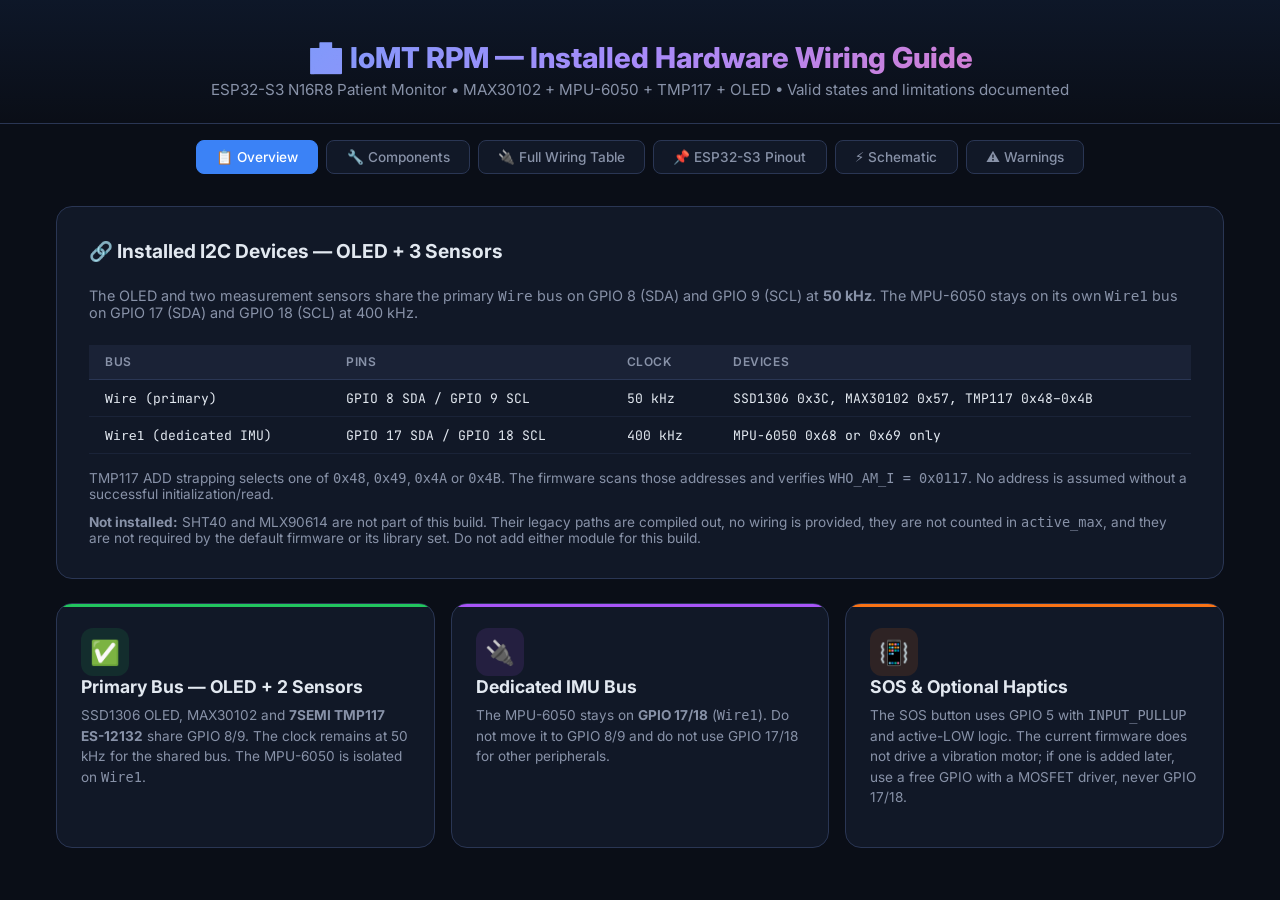
<file: wiring-guide.html>
<!DOCTYPE html>
<html lang="en">
<head>
<meta charset="UTF-8">
<meta name="viewport" content="width=device-width, initial-scale=1.0">
<title>IoMT RPM — Real Hardware Wiring Guide</title>
<link href="https://fonts.googleapis.com/css2?family=Inter:wght@400;500;600;700;800&family=JetBrains+Mono:wght@400;500&display=swap" rel="stylesheet">
<style>
  :root {
    --bg: #0a0e17;
    --surface: #111827;
    --surface2: #1a2236;
    --border: #2a3654;
    --text: #e2e8f0;
    --text-dim: #8892a8;
    --accent: #3b82f6;
    --accent-glow: rgba(59,130,246,0.15);
    --red: #ef4444;
    --green: #22c55e;
    --yellow: #eab308;
    --orange: #f97316;
    --purple: #a855f7;
    --cyan: #06b6d4;
    --pink: #ec4899;
  }

  * { margin:0; padding:0; box-sizing:border-box; }

  body {
    font-family: 'Inter', system-ui, sans-serif;
    background: var(--bg);
    color: var(--text);
    min-height: 100vh;
    overflow-x: hidden;
  }

  /* Header */
  .header {
    text-align: center;
    padding: 2.5rem 1rem 1.5rem;
    background: linear-gradient(180deg, rgba(59,130,246,0.08) 0%, transparent 100%);
    border-bottom: 1px solid var(--border);
  }
  .header h1 {
    font-size: 1.8rem;
    font-weight: 800;
    background: linear-gradient(135deg, #60a5fa, #a78bfa, #f472b6);
    -webkit-background-clip: text;
    -webkit-text-fill-color: transparent;
    margin-bottom: 0.3rem;
  }
  .header p { color: var(--text-dim); font-size: 0.95rem; }

  /* Tab Navigation */
  .tabs {
    display: flex;
    justify-content: center;
    gap: 0.5rem;
    padding: 1rem;
    flex-wrap: wrap;
  }
  .tab-btn {
    padding: 0.5rem 1.2rem;
    border: 1px solid var(--border);
    border-radius: 8px;
    background: var(--surface);
    color: var(--text-dim);
    cursor: pointer;
    font-family: inherit;
    font-size: 0.85rem;
    font-weight: 500;
    transition: all 0.2s;
  }
  .tab-btn:hover { border-color: var(--accent); color: var(--text); }
  .tab-btn.active {
    background: var(--accent);
    border-color: var(--accent);
    color: #fff;
  }

  /* Main Content */
  .content { max-width: 1200px; margin: 0 auto; padding: 1rem; }
  .tab-panel { display: none; }
  .tab-panel.active { display: block; }

  /* I2C Bus Diagram */
  .bus-diagram {
    background: var(--surface);
    border: 1px solid var(--border);
    border-radius: 16px;
    padding: 2rem;
    margin-bottom: 1.5rem;
  }
  .bus-diagram h2 {
    font-size: 1.2rem;
    margin-bottom: 1.5rem;
    display: flex;
    align-items: center;
    gap: 0.5rem;
  }
  .bus-visual {
    display: flex;
    align-items: center;
    gap: 0;
    overflow-x: auto;
    padding: 1rem 0;
  }
  .bus-line {
    display: flex;
    flex-direction: column;
    align-items: center;
    gap: 0.5rem;
  }
  .bus-wire {
    height: 4px;
    flex: 1;
    min-width: 40px;
  }
  .bus-wire.sda { background: var(--green); }
  .bus-wire.scl { background: var(--accent); }

  /* Component Cards */
  .component-grid {
    display: grid;
    grid-template-columns: repeat(auto-fill, minmax(340px, 1fr));
    gap: 1rem;
    margin-bottom: 1.5rem;
  }
  .comp-card {
    background: var(--surface);
    border: 1px solid var(--border);
    border-radius: 16px;
    padding: 1.5rem;
    transition: all 0.3s;
    cursor: default;
    position: relative;
    overflow: hidden;
  }
  .comp-card::before {
    content: '';
    position: absolute;
    top: 0; left: 0; right: 0;
    height: 3px;
    background: var(--card-accent, var(--accent));
  }
  .comp-card:hover {
    border-color: var(--card-accent, var(--accent));
    transform: translateY(-2px);
    box-shadow: 0 8px 30px rgba(0,0,0,0.3);
  }
  .comp-header {
    display: flex;
    align-items: center;
    gap: 0.75rem;
    margin-bottom: 1rem;
  }
  .comp-icon {
    width: 48px;
    height: 48px;
    border-radius: 12px;
    display: flex;
    align-items: center;
    justify-content: center;
    font-size: 1.5rem;
    flex-shrink: 0;
  }
  .comp-name { font-weight: 700; font-size: 1rem; }
  .comp-desc { font-size: 0.8rem; color: var(--text-dim); }
  .comp-purpose {
    font-size: 0.85rem;
    color: var(--text-dim);
    margin-bottom: 1rem;
    line-height: 1.5;
  }

  /* Pin Table */
  .pin-table {
    width: 100%;
    border-collapse: collapse;
    font-size: 0.82rem;
    margin-bottom: 0.75rem;
  }
  .pin-table th {
    text-align: left;
    padding: 0.4rem 0.6rem;
    border-bottom: 1px solid var(--border);
    color: var(--text-dim);
    font-weight: 600;
    font-size: 0.75rem;
    text-transform: uppercase;
    letter-spacing: 0.05em;
  }
  .pin-table td {
    padding: 0.4rem 0.6rem;
    border-bottom: 1px solid rgba(42,54,84,0.5);
    font-family: 'JetBrains Mono', monospace;
    font-size: 0.8rem;
  }
  .pin-table tr:last-child td { border-bottom: none; }

  .wire-color {
    display: inline-block;
    width: 12px;
    height: 12px;
    border-radius: 3px;
    margin-right: 6px;
    vertical-align: middle;
    border: 1px solid rgba(255,255,255,0.1);
  }

  /* Warning boxes */
  .warning-box {
    background: rgba(239,68,68,0.08);
    border: 1px solid rgba(239,68,68,0.3);
    border-radius: 10px;
    padding: 0.8rem 1rem;
    margin-top: 0.75rem;
    font-size: 0.8rem;
    line-height: 1.5;
  }
  .warning-box .icon { margin-right: 0.4rem; }
  .warning-box.info {
    background: rgba(59,130,246,0.08);
    border-color: rgba(59,130,246,0.3);
  }
  .warning-box.success {
    background: rgba(34,197,94,0.08);
    border-color: rgba(34,197,94,0.3);
  }

  /* Full wiring table */
  .full-table-wrap {
    background: var(--surface);
    border: 1px solid var(--border);
    border-radius: 16px;
    overflow: hidden;
    margin-bottom: 1.5rem;
  }
  .full-table-wrap h2 {
    padding: 1.2rem 1.5rem 0.8rem;
    font-size: 1.1rem;
  }
  .full-table {
    width: 100%;
    border-collapse: collapse;
    font-size: 0.85rem;
  }
  .full-table th {
    text-align: left;
    padding: 0.6rem 1rem;
    background: var(--surface2);
    font-weight: 600;
    font-size: 0.75rem;
    text-transform: uppercase;
    letter-spacing: 0.05em;
    color: var(--text-dim);
    border-bottom: 1px solid var(--border);
  }
  .full-table td {
    padding: 0.6rem 1rem;
    border-bottom: 1px solid rgba(42,54,84,0.4);
    font-family: 'JetBrains Mono', monospace;
    font-size: 0.82rem;
  }
  .full-table tr:hover td {
    background: rgba(59,130,246,0.05);
  }

  .badge {
    display: inline-block;
    padding: 0.15rem 0.5rem;
    border-radius: 4px;
    font-size: 0.7rem;
    font-weight: 600;
    font-family: 'Inter', sans-serif;
  }
  .badge.i2c { background: rgba(59,130,246,0.15); color: #60a5fa; }
  .badge.gpio { background: rgba(34,197,94,0.15); color: #4ade80; }
  .badge.power { background: rgba(239,68,68,0.15); color: #f87171; }
  .badge.adc { background: rgba(168,85,247,0.15); color: #c084fc; }

  /* ESP32 Pinout */
  .esp-pinout {
    background: var(--surface);
    border: 1px solid var(--border);
    border-radius: 16px;
    padding: 2rem;
    margin-bottom: 1.5rem;
  }
  .esp-pinout h2 { font-size: 1.1rem; margin-bottom: 1rem; }
  .pin-grid {
    display: grid;
    grid-template-columns: 1fr 80px 1fr;
    gap: 0.3rem;
    max-width: 700px;
    margin: 0 auto;
    font-family: 'JetBrains Mono', monospace;
    font-size: 0.78rem;
  }
  .pin-left, .pin-right {
    display: flex;
    align-items: center;
    padding: 0.3rem 0.6rem;
    border-radius: 6px;
    transition: background 0.2s;
  }
  .pin-left { justify-content: flex-end; text-align: right; }
  .pin-right { justify-content: flex-start; }
  .pin-left:hover, .pin-right:hover { background: var(--surface2); }
  .pin-center {
    display: flex;
    align-items: center;
    justify-content: center;
    background: var(--surface2);
    border-radius: 4px;
    font-weight: 600;
    color: var(--text-dim);
    font-size: 0.7rem;
  }
  .pin-dot {
    width: 8px; height: 8px;
    border-radius: 50%;
    margin: 0 6px;
    flex-shrink: 0;
  }
  .pin-used { font-weight: 600; color: var(--text); }
  .pin-label {
    font-size: 0.65rem;
    color: var(--text-dim);
    margin: 0 4px;
    font-family: 'Inter', sans-serif;
  }

  /* Schematic SVG */
  .schematic-wrap {
    background: var(--surface);
    border: 1px solid var(--border);
    border-radius: 16px;
    padding: 2rem;
    margin-bottom: 1.5rem;
    text-align: center;
  }
  .schematic-wrap h2 { font-size: 1.1rem; margin-bottom: 1rem; text-align: left; }
  .schematic-svg {
    width: 100%;
    max-width: 900px;
    margin: 0 auto;
  }

  /* Motor driver circuit */
  .driver-circuit {
    background: var(--surface2);
    border-radius: 12px;
    padding: 1.5rem;
    margin-top: 1rem;
    font-family: 'JetBrains Mono', monospace;
    font-size: 0.82rem;
    line-height: 1.8;
    white-space: pre;
    overflow-x: auto;
    color: var(--text-dim);
  }

  /* Responsive */
  @media (max-width: 768px) {
    .component-grid { grid-template-columns: 1fr; }
    .header h1 { font-size: 1.4rem; }
    .pin-grid { font-size: 0.7rem; }
  }
</style>
</head>
<body>

<div class="header">
  <h1>🏥 IoMT RPM — Installed Hardware Wiring Guide</h1>
  <p>ESP32-S3 N16R8 Patient Monitor • MAX30102 + MPU-6050 + TMP117 + OLED • Valid states and limitations documented</p>
</div>

<div class="tabs">
  <button class="tab-btn active" onclick="showTab('overview')">📋 Overview</button>
  <button class="tab-btn" onclick="showTab('components')">🔧 Components</button>
  <button class="tab-btn" onclick="showTab('wiring')">🔌 Full Wiring Table</button>
  <button class="tab-btn" onclick="showTab('pinout')">📌 ESP32-S3 Pinout</button>
  <button class="tab-btn" onclick="showTab('schematic')">⚡ Schematic</button>
  <button class="tab-btn" onclick="showTab('warnings')">⚠️ Warnings</button>
</div>

<div class="content">

<!-- ==================== OVERVIEW TAB ==================== -->
<div id="tab-overview" class="tab-panel active">
  <div class="bus-diagram">
    <h2>🔗 Installed I2C Devices — OLED + 3 Sensors</h2>
    <p style="color:var(--text-dim); margin-bottom:1.5rem; font-size:0.9rem;">
      The OLED and two measurement sensors share the primary <code>Wire</code> bus on GPIO 8 (SDA) and GPIO 9 (SCL) at <strong>50 kHz</strong>.
      The MPU-6050 stays on its own <code>Wire1</code> bus on GPIO 17 (SDA) and GPIO 18 (SCL) at 400 kHz.
    </p>
    <table class="full-table">
      <thead><tr><th>Bus</th><th>Pins</th><th>Clock</th><th>Devices</th></tr></thead>
      <tbody>
        <tr><td><code>Wire</code> (primary)</td><td>GPIO 8 SDA / GPIO 9 SCL</td><td>50 kHz</td><td>SSD1306 0x3C, MAX30102 0x57, TMP117 0x48–0x4B</td></tr>
        <tr><td><code>Wire1</code> (dedicated IMU)</td><td>GPIO 17 SDA / GPIO 18 SCL</td><td>400 kHz</td><td>MPU-6050 0x68 or 0x69 only</td></tr>
      </tbody>
    </table>
    <p style="color:var(--text-dim); margin-top:1rem; font-size:0.85rem;">
      TMP117 ADD strapping selects one of <code>0x48</code>, <code>0x49</code>, <code>0x4A</code> or <code>0x4B</code>.
      The firmware scans those addresses and verifies <code>WHO_AM_I = 0x0117</code>.
      No address is assumed without a successful initialization/read.
    </p>
    <p style="color:var(--text-dim); margin-top:0.75rem; font-size:0.85rem;">
      <strong>Not installed:</strong> SHT40 and MLX90614 are not part of this build. Their legacy paths are compiled out, no wiring is provided, they are not counted in <code>active_max</code>, and they are not required by the default firmware or its library set. Do not add either module for this build.
    </p>
  </div>

  <div class="component-grid">
    <div class="comp-card" style="--card-accent: var(--green);">
      <div class="comp-icon" style="background:rgba(34,197,94,0.12); color:var(--green);">✅</div>
      <div style="font-weight:700; font-size:1.1rem; margin-bottom:0.5rem;">Primary Bus — OLED + 2 Sensors</div>
      <p class="comp-purpose">SSD1306 OLED, MAX30102 and <strong>7SEMI TMP117 ES-12132</strong> share GPIO 8/9. The clock remains at 50 kHz for the shared bus. The MPU-6050 is isolated on <code>Wire1</code>.</p>
    </div>
    <div class="comp-card" style="--card-accent: var(--purple);">
      <div class="comp-icon" style="background:rgba(168,85,247,0.12); color:var(--purple);">🔌</div>
      <div style="font-weight:700; font-size:1.1rem; margin-bottom:0.5rem;">Dedicated IMU Bus</div>
      <p class="comp-purpose">The MPU-6050 stays on <strong>GPIO 17/18</strong> (<code>Wire1</code>). Do not move it to GPIO 8/9 and do not use GPIO 17/18 for other peripherals.</p>
    </div>
    <div class="comp-card" style="--card-accent: var(--orange);">
      <div class="comp-icon" style="background:rgba(249,115,22,0.12); color:var(--orange);">📳</div>
      <div style="font-weight:700; font-size:1.1rem; margin-bottom:0.5rem;">SOS & Optional Haptics</div>
      <p class="comp-purpose">The SOS button uses GPIO 5 with <code>INPUT_PULLUP</code> and active-LOW logic. The current firmware does not drive a vibration motor; if one is added later, use a free GPIO with a MOSFET driver, never GPIO 17/18.</p>
    </div>
  </div>
</div>

<!-- ==================== COMPONENTS TAB ==================== -->
<div id="tab-components" class="tab-panel">
  <div class="component-grid">

    <!-- MAX30102 -->
    <div class="comp-card" style="--card-accent: var(--red);">
      <div class="comp-header">
        <div class="comp-icon" style="background:rgba(239,68,68,0.12); color:var(--red);">❤️</div>
        <div><div class="comp-name">MAX30102 — Pulse Oximeter</div><div class="comp-desc">Heart Rate + SpO₂ via optical PPG</div></div>
      </div>
      <p class="comp-purpose">Shines Red (660nm) + IR (880nm) LEDs through tissue, measures light absorption to calculate BPM and blood oxygen saturation.</p>
      <table class="pin-table">
        <tr><th>Sensor Pin</th><th>ESP32-S3</th><th>Wire</th></tr>
        <tr><td>VIN</td><td>3V3.1</td><td><span class="wire-color" style="background:#ef4444"></span>Red</td></tr>
        <tr><td>GND</td><td>GND.1</td><td><span class="wire-color" style="background:#333"></span>Black</td></tr>
        <tr><td>SDA</td><td>GPIO 8</td><td><span class="wire-color" style="background:#22c55e"></span>Green</td></tr>
        <tr><td>SCL</td><td>GPIO 9</td><td><span class="wire-color" style="background:#3b82f6"></span>Blue</td></tr>
        <tr><td>INT</td><td>GPIO 2</td><td><span class="wire-color" style="background:#eab308"></span>Yellow (optional)</td></tr>
      </table>
      <div class="warning-box">
        <span class="icon">🖐️</span> <strong>Use as finger-clip probe</strong>, not directly on wrist. Red/IR light needs thin tissue with dense capillaries. Attach via short cable to the wrist unit.
      </div>
    </div>

    <!-- 7SEMI TMP117 -->
    <div class="comp-card" style="--card-accent: var(--orange);">
      <div class="comp-header">
        <div class="comp-icon" style="background:rgba(249,115,22,0.12); color:var(--orange);">🌡️</div>
        <div><div class="comp-name">7SEMI TMP117 — ES-12132</div><div class="comp-desc">Actual sensor temperature, I2C (datasheet accuracy; not calibrated here)</div></div>
      </div>
      <p class="comp-purpose"><code>tmp117_sensor_temperature_c</code> is the actual TMP117 package/sensor reading, displayed separately as <strong>TMP117 Sensor Temperature (°C)</strong>. It is diagnostic telemetry, not a wrist-skin or core-body measurement, and no offset is applied. The clinical <code>wrist_skin_temperature_c</code> field stays null with <code>wrist_contact_status</code> <code>unverified</code> until a validated contact method exists. A verified clinical reading must match the actual sensor value, raw register and timestamp and stay within the <code>-10..60 °C</code> wrist guard.</p>
      <table class="pin-table">
        <tr><th>Sensor Pin</th><th>ESP32-S3</th><th>Wire</th></tr>
        <tr><td>VIN</td><td>3V3.1</td><td><span class="wire-color" style="background:#ef4444"></span>Red</td></tr>
        <tr><td>GND</td><td>GND.1</td><td><span class="wire-color" style="background:#333"></span>Black</td></tr>
        <tr><td>SDA</td><td>GPIO 8</td><td><span class="wire-color" style="background:#22c55e"></span>Green</td></tr>
        <tr><td>SCL</td><td>GPIO 9</td><td><span class="wire-color" style="background:#3b82f6"></span>Blue</td></tr>
        <tr><td>ALT</td><td>Not connected</td><td>—</td></tr>
        <tr><td>ADD</td><td>Leave as manufactured</td><td>—</td></tr>
      </table>
      <div class="warning-box info">
        <span class="icon">⚠️</span> <strong>Connect the supply to VIN only.</strong> Do not jumper the separate <code>3.3V</code> pin to VIN. ADD selects <code>0x48</code>–<code>0x4B</code>; the firmware verifies the actual address and <code>WHO_AM_I</code>. ALT is not used.
      </div>
      <div class="warning-box info" style="margin-top:0.5rem;">
        <span class="icon">📌</span> If a MAX30205 is used at its fixed <code>0x48</code> address, set the TMP117 ADD strapping to <code>0x49</code>–<code>0x4B</code> to avoid an address conflict.
      </div>
      <div class="warning-box" style="margin-top:0.5rem;">
        <span class="icon">🧪</span> <strong>TMP117 raw diagnostic required.</strong> The prior <code>-0.01 °C</code> display is numerically consistent with raw <code>0xFFFF</code> (<code>-0.0078125 °C</code>), but that cause is <strong>not yet proved</strong>. Capture a five-minute raw log with <code>diagnostics/tmp117_raw</code> before trusting the temperature channel. <strong>HARDWARE VERIFICATION REQUIRED.</strong>
      </div>
    </div>

    <!-- TMP117 raw diagnostic -->
    <div class="comp-card" style="--card-accent: var(--orange);">
      <div class="comp-header">
        <div class="comp-icon" style="background:rgba(249,115,22,0.12); color:var(--orange);">🧪</div>
        <div><div class="comp-name">TMP117 Raw-Register Diagnostic</div><div class="comp-desc">Separate PlatformIO project • no Adafruit TMP117 library</div></div>
      </div>
      <p class="comp-purpose">Run this before trusting the main firmware temperature. It scans the bus, checks <code>WHO_AM_I</code>, configuration, offset, raw MSB/LSB bytes and the signed conversion, and flags <code>0xFFFF</code>, <code>0x0000</code>, data-not-ready and read errors.</p>
      <div class="driver-circuit">pio run -d diagnostics/tmp117_raw
pio device list
pio run -d diagnostics/tmp117_raw -t upload --upload-port COMx
pio device monitor -d diagnostics/tmp117_raw --port COMx</div>
      <div class="warning-box info">
        <span class="icon">📌</span> Capture at least five minutes, including the period where the normal firmware previously showed about <code>-0.01 °C</code>. Save the complete log; it contains only sensor diagnostics, no patient identifiers.
      </div>
      <div class="warning-box">
        <span class="icon">⚠️</span> If <code>WHO_AM_I</code> is not <code>0x0117</code>, the bus does not ACK, configuration readback does not match <code>0x01A0</code>, or raw <code>0xFFFF</code>/<code>0x0000</code> appears, stop and inspect power, ground, solder joints, pull-ups, address strapping and GPIO 8/9 wiring. Do not treat those readings as temperature.
      </div>
    </div>

    <!-- MPU6050 -->
    <div class="comp-card" style="--card-accent: var(--purple);">
      <div class="comp-header">
        <div class="comp-icon" style="background:rgba(168,85,247,0.12); color:var(--purple);">📐</div>
        <div><div class="comp-name">MPU6050 — 6-Axis IMU</div><div class="comp-desc">Accelerometer + Gyroscope (GY-521 module)</div></div>
      </div>
      <p class="comp-purpose">Measures acceleration (XYZ) and rotation (XYZ). The current firmware uses free-fall followed by an impact spike as a <strong>candidate</strong> fall alert. It does not verify later gyro stillness and does not diagnose a fall.</p>
      <table class="pin-table">
        <tr><th>Sensor Pin</th><th>ESP32-S3</th><th>Wire</th></tr>
        <tr><td>VCC</td><td>3V3.1</td><td><span class="wire-color" style="background:#ef4444"></span>Red</td></tr>
        <tr><td>GND</td><td>GND.1</td><td><span class="wire-color" style="background:#333"></span>Black</td></tr>
        <tr><td>SDA</td><td>GPIO 17</td><td><span class="wire-color" style="background:#22c55e"></span>Green</td></tr>
        <tr><td>SCL</td><td>GPIO 18</td><td><span class="wire-color" style="background:#3b82f6"></span>Blue</td></tr>
        <tr><td>AD0</td><td>GND.1</td><td><span class="wire-color" style="background:#333"></span>Black (tie LOW)</td></tr>
      </table>
      <div class="warning-box info">
        <span class="icon">📌</span> <strong>Dedicated bus:</strong> SDA → <strong>GPIO 17</strong>, SCL → <strong>GPIO 18</strong> (<code>Wire1</code>). <strong>AD0 must be tied to GND</strong> — do NOT leave it floating. This sets the I2C address to 0x68; 0x69 is also accepted. GPIO 17/18 are reserved for this bus.
      </div>
    </div>

    <!-- SSD1306 OLED -->
    <div class="comp-card" style="--card-accent: var(--cyan);">
      <div class="comp-header">
        <div class="comp-icon" style="background:rgba(6,182,212,0.12); color:var(--cyan);">📺</div>
        <div><div class="comp-name">SSD1306 OLED — 0.96" Display</div><div class="comp-desc">128×64 pixels, I2C, 4-pin module</div></div>
      </div>
      <p class="comp-purpose">Bedside/wrist status display showing vitals, alerts, and patient info. Self-illuminating pixels — readable in dim environments.</p>
      <table class="pin-table">
        <tr><th>Sensor Pin</th><th>ESP32-S3</th><th>Wire</th></tr>
        <tr><td>VCC</td><td>3V3.1</td><td><span class="wire-color" style="background:#ef4444"></span>Red</td></tr>
        <tr><td>GND</td><td>GND.1</td><td><span class="wire-color" style="background:#333"></span>Black</td></tr>
        <tr><td>SDA</td><td>GPIO 8</td><td><span class="wire-color" style="background:#22c55e"></span>Green</td></tr>
        <tr><td>SCL</td><td>GPIO 9</td><td><span class="wire-color" style="background:#3b82f6"></span>Blue</td></tr>
      </table>
      <div class="warning-box success">
        <span class="icon">✅</span> Must be the <strong>4-pin I2C version</strong> (VCC, GND, SDA, SCL). Do NOT buy the 7-pin SPI version.
      </div>
    </div>

    <!-- Vibration Motor -->
    <div class="comp-card" style="--card-accent: var(--pink);">
      <div class="comp-header">
        <div class="comp-icon" style="background:rgba(236,72,153,0.12); color:var(--pink);">📳</div>
        <div><div class="comp-name">Vibration Motor + Driver</div><div class="comp-desc">Coin motor with MOSFET/transistor circuit</div></div>
      </div>
      <p class="comp-purpose">Optional future haptic alert. The current firmware does not drive a vibration motor. If added, use a free GPIO with a MOSFET driver — <strong>never GPIO 17/18</strong>, which are the dedicated MPU bus.</p>
      <table class="pin-table">
        <tr><th>Connection</th><th>Pin</th><th>Wire</th></tr>
        <tr><td>GPIO → MOSFET Gate</td><td>Free GPIO (not 17/18)</td><td><span class="wire-color" style="background:#ec4899"></span>Pink</td></tr>
        <tr><td>MOSFET Source</td><td>GND</td><td><span class="wire-color" style="background:#333"></span>Black</td></tr>
        <tr><td>Motor + → 3V3</td><td>3V3.1</td><td><span class="wire-color" style="background:#ef4444"></span>Red</td></tr>
        <tr><td>Motor − → MOSFET Drain</td><td>(via MOSFET)</td><td><span class="wire-color" style="background:#f97316"></span>Orange</td></tr>
        <tr><td>Flyback Diode</td><td>Across motor</td><td>1N4148</td></tr>
      </table>
      <div class="warning-box">
        <span class="icon">⚡</span> <strong>NEVER connect motor directly to GPIO!</strong> Motor draws 60–100mA (GPIO max = 40mA) and generates inductive kickback. Use a 2N7000 MOSFET or buy a "vibration motor module" with built-in driver.
      </div>
      <div class="driver-circuit">ESP32 free GPIO ──┐
                  │
             ┌────┴────┐
             │  Gate    │
    3V3 ──── Motor+ ─── │ 2N7000  │
             Motor- ─── │  Drain  │
             │          │ Source  │
    Diode ◄──┘          └────┬────┘
   (1N4148)                  │
                            GND</div>
    </div>

    <!-- SOS Button -->
    <div class="comp-card" style="--card-accent: var(--green);">
      <div class="comp-header">
        <div class="comp-icon" style="background:rgba(34,197,94,0.12); color:var(--green);">🆘</div>
        <div><div class="comp-name">Pushbutton — SOS</div><div class="comp-desc">Patient emergency call button</div></div>
      </div>
      <p class="comp-purpose">Side button on wrist band. Uses internal pull-up — pressed = LOW signal = immediate emergency alert.</p>
      <table class="pin-table">
        <tr><th>Button Pin</th><th>ESP32-S3</th><th>Wire</th></tr>
        <tr><td>1.l</td><td>GPIO 5</td><td><span class="wire-color" style="background:#fff"></span>White</td></tr>
        <tr><td>2.l</td><td>GND.1</td><td><span class="wire-color" style="background:#333"></span>Black</td></tr>
      </table>
      <div class="warning-box success">
        <span class="icon">✅</span> Code uses <code>INPUT_PULLUP</code> — no external resistor needed. Same as simulation.
      </div>
    </div>

  </div>
</div>

<!-- ==================== FULL WIRING TABLE TAB ==================== -->
<div id="tab-wiring" class="tab-panel">
  <div class="full-table-wrap">
    <h2>🔌 Complete Wiring Table — Every Connection</h2>
    <table class="full-table">
      <thead>
        <tr><th>From (Sensor Pin)</th><th>To (ESP32-S3)</th><th>Wire Color</th><th>Type</th><th>Notes</th></tr>
      </thead>
      <tbody>
        <tr><td colspan="5" style="background:var(--surface2); font-weight:700; color:var(--red); font-family:Inter;">❤️ MAX30102 — Pulse Oximeter (I2C 0x57)</td></tr>
        <tr><td>MAX30102 : VIN</td><td>3V3.1</td><td><span class="wire-color" style="background:#ef4444"></span>Red</td><td><span class="badge power">PWR</span></td><td>3.3V power</td></tr>
        <tr><td>MAX30102 : GND</td><td>GND.1</td><td><span class="wire-color" style="background:#333"></span>Black</td><td><span class="badge power">PWR</span></td><td>Ground</td></tr>
        <tr><td>MAX30102 : SDA</td><td>GPIO 8</td><td><span class="wire-color" style="background:#22c55e"></span>Green</td><td><span class="badge i2c">I2C</span></td><td>Shared I2C data</td></tr>
        <tr><td>MAX30102 : SCL</td><td>GPIO 9</td><td><span class="wire-color" style="background:#3b82f6"></span>Blue</td><td><span class="badge i2c">I2C</span></td><td>Shared I2C clock</td></tr>
        <tr><td>MAX30102 : INT</td><td>GPIO 2</td><td><span class="wire-color" style="background:#eab308"></span>Yellow</td><td><span class="badge gpio">GPIO</span></td><td>Optional interrupt</td></tr>

        <tr><td colspan="5" style="background:var(--surface2); font-weight:700; color:var(--orange); font-family:Inter;">🌡️ 7SEMI TMP117 ES-12132 — Contact Temperature (I2C 0x48–0x4B)</td></tr>
        <tr><td>TMP117 : VIN</td><td>3V3.1</td><td><span class="wire-color" style="background:#ef4444"></span>Red</td><td><span class="badge power">PWR</span></td><td>Supply input. Do not connect the separate 3.3V pin to VIN.</td></tr>
        <tr><td>TMP117 : GND</td><td>GND.1</td><td><span class="wire-color" style="background:#333"></span>Black</td><td><span class="badge power">PWR</span></td><td>Ground</td></tr>
        <tr><td>TMP117 : SDA</td><td>GPIO 8</td><td><span class="wire-color" style="background:#22c55e"></span>Green</td><td><span class="badge i2c">I2C</span></td><td>Shared primary I2C data</td></tr>
        <tr><td>TMP117 : SCL</td><td>GPIO 9</td><td><span class="wire-color" style="background:#3b82f6"></span>Blue</td><td><span class="badge i2c">I2C</span></td><td>Shared primary I2C clock</td></tr>
        <tr><td>TMP117 : ALT</td><td>Not connected</td><td>—</td><td>—</td><td>Alert/INT not implemented</td></tr>
        <tr><td>TMP117 : ADD</td><td>Leave as manufactured</td><td>—</td><td>—</td><td>Address selected as 0x48–0x4B; verified by firmware</td></tr>

        <tr><td colspan="5" style="background:var(--surface2); font-weight:700; color:var(--purple); font-family:Inter;">📐 MPU6050 — IMU (Dedicated Bus 1, 0x68 / 0x69)</td></tr>
        <tr><td>MPU6050 : VCC</td><td>3V3.1</td><td><span class="wire-color" style="background:#ef4444"></span>Red</td><td><span class="badge power">PWR</span></td><td>3.3V power</td></tr>
        <tr><td>MPU6050 : GND</td><td>GND.1</td><td><span class="wire-color" style="background:#333"></span>Black</td><td><span class="badge power">PWR</span></td><td>Ground</td></tr>
        <tr><td>MPU6050 : SDA</td><td>GPIO 17</td><td><span class="wire-color" style="background:#22c55e"></span>Green</td><td><span class="badge i2c">I2C</span></td><td>Dedicated Wire1 data</td></tr>
        <tr><td>MPU6050 : SCL</td><td>GPIO 18</td><td><span class="wire-color" style="background:#3b82f6"></span>Blue</td><td><span class="badge i2c">I2C</span></td><td>Dedicated Wire1 clock</td></tr>
        <tr><td>MPU6050 : AD0</td><td>GND.1</td><td><span class="wire-color" style="background:#333"></span>Black</td><td><span class="badge gpio">GPIO</span></td><td>Tie LOW → address 0x68</td></tr>

        <tr><td colspan="5" style="background:var(--surface2); font-weight:700; color:var(--cyan); font-family:Inter;">📺 SSD1306 — OLED Display (I2C 0x3C)</td></tr>
        <tr><td>SSD1306 : VCC</td><td>3V3.1</td><td><span class="wire-color" style="background:#ef4444"></span>Red</td><td><span class="badge power">PWR</span></td><td>3.3V power</td></tr>
        <tr><td>SSD1306 : GND</td><td>GND.1</td><td><span class="wire-color" style="background:#333"></span>Black</td><td><span class="badge power">PWR</span></td><td>Ground</td></tr>
        <tr><td>SSD1306 : SDA</td><td>GPIO 8</td><td><span class="wire-color" style="background:#22c55e"></span>Green</td><td><span class="badge i2c">I2C</span></td><td>Shared I2C data</td></tr>
        <tr><td>SSD1306 : SCL</td><td>GPIO 9</td><td><span class="wire-color" style="background:#3b82f6"></span>Blue</td><td><span class="badge i2c">I2C</span></td><td>Shared I2C clock</td></tr>

        <tr><td colspan="5" style="background:var(--surface2); font-weight:700; color:var(--pink); font-family:Inter;">📳 Optional Vibration Motor (via MOSFET Driver) — not in current firmware</td></tr>
        <tr><td>MOSFET Gate</td><td>Free GPIO (not 17/18)</td><td><span class="wire-color" style="background:#ec4899"></span>Pink</td><td><span class="badge gpio">GPIO</span></td><td>Signal from ESP32; never use the MPU bus pins</td></tr>
        <tr><td>MOSFET Source</td><td>GND.1</td><td><span class="wire-color" style="background:#333"></span>Black</td><td><span class="badge power">PWR</span></td><td>Ground</td></tr>
        <tr><td>Motor (+)</td><td>3V3.1</td><td><span class="wire-color" style="background:#ef4444"></span>Red</td><td><span class="badge power">PWR</span></td><td>Motor power</td></tr>
        <tr><td>Motor (−)</td><td>MOSFET Drain</td><td><span class="wire-color" style="background:#f97316"></span>Orange</td><td><span class="badge gpio">GPIO</span></td><td>Switched by MOSFET</td></tr>
        <tr><td>1N4148 Diode</td><td>Across motor</td><td>—</td><td>—</td><td>Flyback protection</td></tr>

        <tr><td colspan="5" style="background:var(--surface2); font-weight:700; color:var(--green); font-family:Inter;">🆘 SOS Pushbutton</td></tr>
        <tr><td>Button : 1.l</td><td>GPIO 5</td><td><span class="wire-color" style="background:#fff"></span>White</td><td><span class="badge gpio">GPIO</span></td><td>INPUT_PULLUP</td></tr>
        <tr><td>Button : 2.l</td><td>GND.1</td><td><span class="wire-color" style="background:#333"></span>Black</td><td><span class="badge power">PWR</span></td><td>Ground</td></tr>
      </tbody>
    </table>
  </div>

  <div class="bus-diagram">
    <h2>📊 GPIO Usage Summary</h2>
    <table class="full-table">
      <thead><tr><th>GPIO</th><th>Function</th><th>Direction</th><th>Component</th></tr></thead>
      <tbody>
        <tr><td>GPIO 2</td><td>Interrupt</td><td>INPUT</td><td>MAX30102 INT (optional)</td></tr>
        <tr><td>GPIO 5</td><td>Digital</td><td>INPUT_PULLUP</td><td>SOS Pushbutton</td></tr>
        <tr><td>GPIO 8</td><td>I2C SDA</td><td>BIDIR</td><td><code>Wire</code>: OLED, MAX30102, TMP117</td></tr>
        <tr><td>GPIO 9</td><td>I2C SCL</td><td>BIDIR</td><td><code>Wire</code>: OLED, MAX30102, TMP117</td></tr>
        <tr><td>GPIO 17</td><td>I2C SDA</td><td>BIDIR</td><td><code>Wire1</code>: MPU-6050 only</td></tr>
        <tr><td>GPIO 18</td><td>I2C SCL</td><td>BIDIR</td><td><code>Wire1</code>: MPU-6050 only</td></tr>
      </tbody>
    </table>
    <p style="color:var(--text-dim); margin-top:1rem; font-size:0.85rem;">
      <strong>Total GPIOs used: 5</strong> (out of 36 available) plus the optional MAX30102 INT. GPIO 17/18 are reserved for the MPU bus and must not be reused for a motor or other peripheral.
    </p>
  </div>
</div>

<!-- ==================== PINOUT TAB ==================== -->
<div id="tab-pinout" class="tab-panel">
  <div class="esp-pinout">
    <h2>📌 ESP32-S3 DevKitC-1 — Pin Assignment Map</h2>
    <p style="color:var(--text-dim); margin-bottom:1.5rem; font-size:0.85rem;">Highlighted pins are used by your project. All others are free.</p>
    <div class="pin-grid">
      <div class="pin-left"><span class="pin-label">3.3V Power</span> <strong style="color:var(--red)">3V3</strong> <span class="pin-dot" style="background:var(--red)"></span></div>
      <div class="pin-center">1</div>
      <div class="pin-right"><span class="pin-dot" style="background:var(--red)"></span> <strong style="color:var(--red)">3V3</strong> <span class="pin-label">3.3V Power</span></div>

      <div class="pin-left">RST <span class="pin-dot" style="background:#555"></span></div>
      <div class="pin-center">2</div>
      <div class="pin-right"><span class="pin-dot" style="background:#555"></span> GPIO 46</div>

      <div class="pin-left pin-used"><span class="pin-label" style="color:var(--yellow)">MAX30102 INT</span> GPIO 2 <span class="pin-dot" style="background:var(--yellow)"></span></div>
      <div class="pin-center">3</div>
      <div class="pin-right"><span class="pin-dot" style="background:#555"></span> GPIO 45</div>

      <div class="pin-left">GPIO 3 <span class="pin-dot" style="background:#555"></span></div>
      <div class="pin-center">4</div>
      <div class="pin-right"><span class="pin-dot" style="background:#555"></span> GPIO 44</div>

      <div class="pin-left">GPIO 4 <span class="pin-dot" style="background:#555"></span></div>
      <div class="pin-center">5</div>
      <div class="pin-right"><span class="pin-dot" style="background:#555"></span> GPIO 43</div>

      <div class="pin-left pin-used"><span class="pin-label" style="color:var(--green)">SOS Button</span> GPIO 5 <span class="pin-dot" style="background:var(--green)"></span></div>
      <div class="pin-center">6</div>
      <div class="pin-right"><span class="pin-dot" style="background:#555"></span> GPIO 42</div>

      <div class="pin-left">GPIO 6 <span class="pin-dot" style="background:#555"></span></div>
      <div class="pin-center">7</div>
      <div class="pin-right"><span class="pin-dot" style="background:#555"></span> GPIO 41</div>

      <div class="pin-left">GPIO 7 <span class="pin-dot" style="background:#555"></span></div>
      <div class="pin-center">8</div>
      <div class="pin-right"><span class="pin-dot" style="background:#555"></span> GPIO 40</div>

      <div class="pin-left pin-used"><span class="pin-label" style="color:var(--green)">I2C SDA</span> <strong>GPIO 8</strong> <span class="pin-dot" style="background:var(--green)"></span></div>
      <div class="pin-center">9</div>
      <div class="pin-right"><span class="pin-dot" style="background:#555"></span> GPIO 39</div>

      <div class="pin-left pin-used"><span class="pin-label" style="color:var(--accent)">I2C SCL</span> <strong>GPIO 9</strong> <span class="pin-dot" style="background:var(--accent)"></span></div>
      <div class="pin-center">10</div>
      <div class="pin-right"><span class="pin-dot" style="background:#555"></span> GPIO 38</div>

      <div class="pin-left">GPIO 10 <span class="pin-dot" style="background:#555"></span></div>
      <div class="pin-center">11</div>
      <div class="pin-right"><span class="pin-dot" style="background:#555"></span> GPIO 37</div>

      <div class="pin-left">GPIO 11 <span class="pin-dot" style="background:#555"></span></div>
      <div class="pin-center">12</div>
      <div class="pin-right"><span class="pin-dot" style="background:#555"></span> GPIO 36</div>

      <div class="pin-left">GPIO 12 <span class="pin-dot" style="background:#555"></span></div>
      <div class="pin-center">13</div>
      <div class="pin-right"><span class="pin-dot" style="background:#555"></span> GPIO 35</div>

      <div class="pin-left">GPIO 13 <span class="pin-dot" style="background:#555"></span></div>
      <div class="pin-center">14</div>
      <div class="pin-right"><span class="pin-dot" style="background:#555"></span> GPIO 0</div>

      <div class="pin-left">GPIO 14 <span class="pin-dot" style="background:#555"></span></div>
      <div class="pin-center">15</div>
      <div class="pin-right"><span class="pin-dot" style="background:#555"></span> GPIO 1</div>

      <div class="pin-left">GPIO 15 <span class="pin-dot" style="background:#555"></span></div>
      <div class="pin-center">16</div>
      <div class="pin-right"><span class="pin-dot" style="background:#555"></span> 5V</div>

      <div class="pin-left">GPIO 16 <span class="pin-dot" style="background:#555"></span></div>
      <div class="pin-center">17</div>
      <div class="pin-right"><span class="pin-dot" style="background:#555"></span> GND <span class="pin-label">Ground</span></div>

      <div class="pin-left pin-used"><span class="pin-label" style="color:var(--green)">MPU SDA</span> <strong>GPIO 17</strong> <span class="pin-dot" style="background:var(--green)"></span></div>
      <div class="pin-center">18</div>
      <div class="pin-right"><span class="pin-dot" style="background:#555"></span> GPIO 21</div>

      <div class="pin-left pin-used"><span class="pin-label" style="color:var(--accent)">MPU SCL</span> <strong>GPIO 18</strong> <span class="pin-dot" style="background:var(--accent)"></span></div>
      <div class="pin-center">19</div>
      <div class="pin-right"><span class="pin-dot" style="background:#555"></span> GPIO 20</div>

      <div class="pin-left">GPIO 19 <span class="pin-dot" style="background:#555"></span></div>
      <div class="pin-center">20</div>
      <div class="pin-right"><span class="pin-dot" style="background:#555"></span> GPIO 47</div>

      <div class="pin-left"><strong style="color:var(--red)">GND</strong> <span class="pin-dot" style="background:#555"></span></div>
      <div class="pin-center">21</div>
      <div class="pin-right"><span class="pin-dot" style="background:#555"></span> <strong style="color:var(--red)">GND</strong></div>
    </div>
  </div>
</div>

<!-- ==================== SCHEMATIC TAB ==================== -->
<div id="tab-schematic" class="tab-panel">
  <div class="schematic-wrap">
    <h2>⚡ System Architecture — Complete Wearable</h2>
    <svg viewBox="0 0 800 500" class="schematic-svg">
      <!-- ESP32-S3 Central Box -->
      <rect x="300" y="180" width="200" height="140" rx="12" fill="#1e293b" stroke="#3b82f6" stroke-width="2.5"/>
      <text x="400" y="210" fill="#60a5fa" font-size="16" font-weight="bold" text-anchor="middle" font-family="Inter">ESP32-S3</text>
      <text x="400" y="230" fill="#8892a8" font-size="10" text-anchor="middle" font-family="JetBrains Mono">DevKitC-1 • 240MHz</text>
      <text x="400" y="248" fill="#8892a8" font-size="10" text-anchor="middle" font-family="JetBrains Mono">USB serial • local bridge</text>

      <!-- I2C Labels -->
      <text x="400" y="268" fill="#22c55e" font-size="8" text-anchor="middle" font-family="JetBrains Mono">Wire: GPIO 8 SDA / GPIO 9 SCL (50 kHz)</text>
      <text x="400" y="280" fill="#22c55e" font-size="8" text-anchor="middle" font-family="JetBrains Mono">OLED • MAX30102 • TMP117</text>
      <text x="400" y="294" fill="#a855f7" font-size="8" text-anchor="middle" font-family="JetBrains Mono">Wire1: GPIO 17 SDA / GPIO 18 SCL (400 kHz)</text>
      <text x="400" y="306" fill="#a855f7" font-size="8" text-anchor="middle" font-family="JetBrains Mono">MPU-6050 only • GPIO 5 SOS</text>

      <!-- MAX30102 -->
      <rect x="30" y="50" width="160" height="60" rx="10" fill="#1e293b" stroke="#ef4444" stroke-width="2"/>
      <text x="110" y="75" fill="#f87171" font-size="12" font-weight="bold" text-anchor="middle" font-family="Inter">❤️ MAX30102</text>
      <text x="110" y="95" fill="#8892a8" font-size="9" text-anchor="middle" font-family="JetBrains Mono">I2C 0x57 • Finger Clip</text>
      <line x1="190" y1="80" x2="300" y2="200" stroke="#22c55e" stroke-width="1.5" stroke-dasharray="4,3"/>
      <text x="230" y="130" fill="#22c55e" font-size="8" font-family="JetBrains Mono" transform="rotate(-30, 230, 130)">SDA/SCL</text>

      <!-- MPU6050 -->
      <rect x="30" y="270" width="160" height="60" rx="10" fill="#1e293b" stroke="#a855f7" stroke-width="2"/>
      <text x="110" y="295" fill="#c084fc" font-size="12" font-weight="bold" text-anchor="middle" font-family="Inter">📐 MPU6050</text>
      <text x="110" y="315" fill="#8892a8" font-size="9" text-anchor="middle" font-family="JetBrains Mono">Wire1 0x68 • Fall candidate</text>
      <line x1="190" y1="300" x2="300" y2="260" stroke="#a855f7" stroke-width="1.5" stroke-dasharray="4,3"/>

      <!-- SSD1306 -->
      <rect x="610" y="50" width="160" height="60" rx="10" fill="#1e293b" stroke="#06b6d4" stroke-width="2"/>
      <text x="690" y="75" fill="#22d3ee" font-size="12" font-weight="bold" text-anchor="middle" font-family="Inter">📺 SSD1306 OLED</text>
      <text x="690" y="95" fill="#8892a8" font-size="9" text-anchor="middle" font-family="JetBrains Mono">I2C 0x3C • 128×64</text>
      <line x1="610" y1="80" x2="500" y2="200" stroke="#22c55e" stroke-width="1.5" stroke-dasharray="4,3"/>
      <text x="570" y="130" fill="#22c55e" font-size="8" font-family="JetBrains Mono" transform="rotate(30, 570, 130)">SDA/SCL</text>

      <!-- Optional haptic motor; not part of the current firmware -->
      <rect x="610" y="160" width="160" height="70" rx="10" fill="#1e293b" stroke="#8892a8" stroke-width="1.5" stroke-dasharray="5,4"/>
      <text x="690" y="182" fill="#cbd5e1" font-size="11" font-weight="bold" text-anchor="middle" font-family="Inter">Optional Haptic</text>
      <text x="690" y="200" fill="#8892a8" font-size="9" text-anchor="middle" font-family="JetBrains Mono">Future free GPIO</text>
      <text x="690" y="216" fill="#8892a8" font-size="8" text-anchor="middle" font-family="JetBrains Mono">MOSFET • never 17/18</text>
      <line x1="610" y1="195" x2="500" y2="250" stroke="#8892a8" stroke-width="1.5" stroke-dasharray="4,3"/>

      <!-- 7SEMI TMP117 -->
      <rect x="560" y="380" width="220" height="60" rx="10" fill="#1e293b" stroke="#fb923c" stroke-width="2"/>
      <text x="670" y="402" fill="#fb923c" font-size="11" font-weight="bold" text-anchor="middle" font-family="Inter">TMP117</text>
      <text x="670" y="418" fill="#8892a8" font-size="9" text-anchor="middle" font-family="JetBrains Mono">0x48–0x4B • WHO_AM_I 0x0117</text>
      <text x="670" y="432" fill="#8892a8" font-size="8" text-anchor="middle" font-family="JetBrains Mono">GPIO 8 SDA / GPIO 9 SCL</text>
      <line x1="560" y1="410" x2="500" y2="310" stroke="#22c55e" stroke-width="1.5" stroke-dasharray="4,3"/>

      <!-- SOS Button -->
      <rect x="610" y="270" width="160" height="60" rx="10" fill="#1e293b" stroke="#22c55e" stroke-width="2"/>
      <text x="690" y="295" fill="#4ade80" font-size="12" font-weight="bold" text-anchor="middle" font-family="Inter">🆘 SOS Button</text>
      <text x="690" y="315" fill="#8892a8" font-size="9" text-anchor="middle" font-family="JetBrains Mono">GPIO 5 • PULLUP</text>
      <line x1="610" y1="300" x2="500" y2="270" stroke="#4ade80" stroke-width="1.5" stroke-dasharray="4,3"/>

      <!-- Serial Output -->
      <rect x="300" y="400" width="200" height="50" rx="10" fill="#1e293b" stroke="#8b5cf6" stroke-width="2"/>
      <text x="400" y="423" fill="#a78bfa" font-size="12" font-weight="bold" text-anchor="middle" font-family="Inter">🔌 USB Serial → Bridge</text>
      <text x="400" y="440" fill="#8892a8" font-size="9" text-anchor="middle" font-family="JetBrains Mono">JSON at 115200 baud</text>
      <line x1="400" y1="320" x2="400" y2="400" stroke="#8b5cf6" stroke-width="1.5" stroke-dasharray="6,4"/>
      <polygon points="400,398 395,388 405,388" fill="#8b5cf6"/>

      <!-- Battery -->
      <rect x="30" y="400" width="160" height="50" rx="10" fill="#1e293b" stroke="#eab308" stroke-width="2"/>
      <text x="110" y="423" fill="#fbbf24" font-size="12" font-weight="bold" text-anchor="middle" font-family="Inter">🔋 LiPo 3.7V</text>
      <text x="110" y="440" fill="#8892a8" font-size="9" text-anchor="middle" font-family="JetBrains Mono">500mAh + TP4056</text>
      <line x1="190" y1="425" x2="300" y2="320" stroke="#eab308" stroke-width="1.5" stroke-dasharray="4,3"/>
    </svg>
  </div>
</div>

<!-- ==================== WARNINGS TAB ==================== -->
<div id="tab-warnings" class="tab-panel">
  <div class="component-grid">
    <div class="comp-card" style="--card-accent: var(--primary);">
      <div class="comp-header">
        <div class="comp-icon" style="background:rgba(59,130,246,0.12); color:var(--primary);">ℹ️</div>
        <div><div class="comp-name">Primary I2C Bus Clock & Power</div><div class="comp-desc">50 kHz shared by OLED + MAX30102 + TMP117</div></div>
      </div>
      <p class="comp-purpose">The SSD1306, MAX30102 and TMP117 all run from the ESP32-S3's <strong>3.3V rail</strong>. Standard breakouts include pull-up resistors; do not add extra pull-ups unless the bus fails to idle high.</p>
      <p class="comp-purpose"><strong>I2C Speed Note:</strong> The shared primary bus stays at <strong>50 kHz</strong> for timing margin and bus reliability. This applies to every device on GPIO 8/9. Do not raise the bus to 400 kHz globally; the firmware re-asserts 50 kHz after sensor and OLED transactions.</p>
    </div>

    <div class="comp-card" style="--card-accent: var(--cyan);">
      <div class="comp-header">
        <div class="comp-icon" style="background:rgba(6,182,212,0.12); color:var(--cyan);">🌡️</div>
        <div><div class="comp-name">TMP117 Placement</div><div class="comp-desc">Actual sensor reading; clinical wrist contact unverified</div></div>
      </div>
      <p class="comp-purpose">The <strong>TMP117</strong> measures its own package/board temperature. Keep it away from the ESP32-S3 regulator, battery, charging circuit and direct sunlight. Thermal contact, skin coverage, ambient airflow and movement all affect the value.</p>
      <p class="comp-purpose">The actual reading is <code>tmp117_sensor_temperature_c</code>, displayed as <strong>TMP117 Sensor Temperature (°C)</strong>. The clinical field <code>wrist_skin_temperature_c</code>, displayed as <strong>Wrist Skin Temperature (°C)</strong>, stays unavailable while contact is unverified. Neither field triggers a fever decision. No SHT40 or MLX90614 channel exists in this build.</p>
    </div>

    <div class="comp-card" style="--card-accent: var(--red);">
      <div class="comp-header">
        <div class="comp-icon" style="background:rgba(239,68,68,0.12); color:var(--red);">🔥</div>
        <div><div class="comp-name">Vibration Motor Direct GPIO</div><div class="comp-desc">Will burn your ESP32-S3</div></div>
      </div>
      <p class="comp-purpose">A coin vibration motor draws <strong>60–100mA at startup</strong>. ESP32-S3 GPIO pins are rated for <strong>maximum 40mA</strong> (recommended ≤20mA).</p>
      <p class="comp-purpose">Additionally, DC motors generate <strong>inductive kickback</strong> — voltage spikes when the motor turns off — that can destroy the GPIO pin.</p>
      <p class="comp-purpose"><strong>Fix:</strong> Use a <strong>2N7000 N-channel MOSFET</strong> (or 2N2222 NPN transistor) to switch the motor, with a <strong>1N4148 flyback diode</strong> across the motor terminals. Or buy a "vibration motor module" that includes the driver circuit on the board.</p>
    </div>

    <div class="comp-card" style="--card-accent: var(--orange);">
      <div class="comp-header">
        <div class="comp-icon" style="background:rgba(249,115,22,0.12); color:var(--orange);">🖐️</div>
        <div><div class="comp-name">MAX30102 Wrist Placement</div><div class="comp-desc">Won't work reliably on bare wrist</div></div>
      </div>
      <p class="comp-purpose">The MAX30102 uses Red (660nm) + IR (880nm) LEDs. These wavelengths need <strong>thin tissue with dense capillaries</strong> (fingertip, earlobe).</p>
      <p class="comp-purpose">On the wrist, thick skin + fat + tendons + bone scatter the signal. Commercial smartwatches use <strong>green LEDs (~530nm)</strong> with custom optics and heavy DSP — technology the bare module doesn't have.</p>
      <p class="comp-purpose"><strong>Fix:</strong> Mount the MAX30102 as a <strong>finger-clip probe</strong> connected via a short cable to the wrist unit. This gives cleaner optical readings with minimal code complexity; it does not make the prototype a certified clinical device.</p>
    </div>

    <div class="comp-card" style="--card-accent: var(--yellow);">
      <div class="comp-header">
        <div class="comp-icon" style="background:rgba(234,179,8,0.12); color:var(--yellow);">🤚</div>
        <div><div class="comp-name">Wrist Fall Detection False Alarms</div><div class="comp-desc">Arm swings trigger >2.5G spikes</div></div>
      </div>
      <p class="comp-purpose">A simple acceleration threshold is often used for belt/waist fall prototypes, but it still requires validation. On the wrist, <strong>clapping, slamming a hand on a table, or swinging your arm quickly</strong> all exceed 2.5G.</p>
      <p class="comp-purpose"><strong>Current firmware:</strong> a free-fall interval followed by a &gt;2.5 g impact produces a candidate alert. This still false-alarms on wrist gestures and is not clinically validated.</p>
      <p class="comp-purpose"><strong>Not implemented:</strong> impact spike followed by several seconds of near-zero angular velocity on the gyroscope. Any such change needs wrist-specific data and <strong>HARDWARE VERIFICATION REQUIRED</strong> before it is treated as reliable.</p>
    </div>

    <div class="comp-card" style="--card-accent: var(--purple);">
      <div class="comp-header">
        <div class="comp-icon" style="background:rgba(168,85,247,0.12); color:var(--purple);">🌡️</div>
        <div><div class="comp-name">Skin Temperature Is Not Core Temperature</div><div class="comp-desc">Never add a fixed offset</div></div>
      </div>
      <p class="comp-purpose">The actual TMP117 sensor reading and the clinical wrist observation are different quantities. Wrist/contact temperature is typically well below the ~37°C core temperature patients and clinicians expect. That difference is physiological, not a sensor fault.</p>
      <p class="comp-purpose"><strong>Do not</strong> add a fixed offset such as <code>temperature + 3.0</code>. The required correction varies with person, ambient temperature, placement and blood flow, so a constant offset produces a misleading number. The firmware reports <code>tmp117_sensor_temperature_c</code> as actual sensor telemetry and keeps <code>wrist_skin_temperature_c</code> null until contact is verified.</p>
      <p class="comp-purpose"><strong>Core temperature and fever screening remain unavailable.</strong> The exact dashboard message is <strong>Core temperature unavailable — confirmation required</strong>. Use a validated clinical thermometer and clinician assessment when core temperature is required.</p>
    </div>

    <div class="comp-card" style="--card-accent: var(--yellow);">
      <div class="comp-header">
        <div class="comp-icon" style="background:rgba(234,179,8,0.12); color:var(--yellow);">📊</div>
        <div><div class="comp-name">Validity States & Limitations</div><div class="comp-desc">Null is not zero, and a gap is not a line</div></div>
      </div>
      <p class="comp-purpose">Clinical wrist contact uses <code>valid</code>, <code>warming_up</code>, <code>low_quality</code>, <code>stale</code>, <code>sensor_error</code>, <code>not_available</code> or <code>unverified</code>. The actual TMP117 sensor uses the same hardware states except <code>unverified</code>. Any state other than <code>valid</code> produces JSON <code>null</code>; the dashboard and CSV leave the gap blank instead of drawing through it.</p>
      <p class="comp-purpose"><strong>MAX30102:</strong> <code>PART_ID</code> must be <code>0x15</code>; contact and signal quality are checked before HR/SpO2 are exposed. Accuracy is <strong>HARDWARE VERIFICATION REQUIRED</strong>. <strong>MPU-6050:</strong> configured for ±8 g and ±250 dps, with basic stationary bias only, not a full six-face calibration. Fall detection is a candidate alert, not a diagnosis.</p>
    </div>

    <div class="comp-card" style="--card-accent: var(--green);">
      <div class="comp-header">
        <div class="comp-icon" style="background:rgba(34,197,94,0.12); color:var(--green);">📌</div>
        <div><div class="comp-name">MPU6050 AD0 Pin</div><div class="comp-desc">Intermittent I2C failures if left floating</div></div>
      </div>
      <p class="comp-purpose">The AD0 pin determines the I2C address (LOW = 0x68, HIGH = 0x69). If left <strong>unconnected (floating)</strong>, it picks up electrical noise and randomly switches between addresses.</p>
      <p class="comp-purpose"><strong>Result:</strong> MPU6050 works sometimes, fails randomly. Hard to debug because it seems intermittent.</p>
      <p class="comp-purpose"><strong>Fix:</strong> Always <strong>tie AD0 to GND</strong> with a wire. This costs nothing and permanently fixes the address to 0x68.</p>
    </div>
  </div>
</div>

</div>

<script>
function showTab(name) {
  document.querySelectorAll('.tab-panel').forEach(p => p.classList.remove('active'));
  document.querySelectorAll('.tab-btn').forEach(b => b.classList.remove('active'));
  document.getElementById('tab-' + name).classList.add('active');
  event.target.classList.add('active');
}
</script>

</body>
</html>
</file>
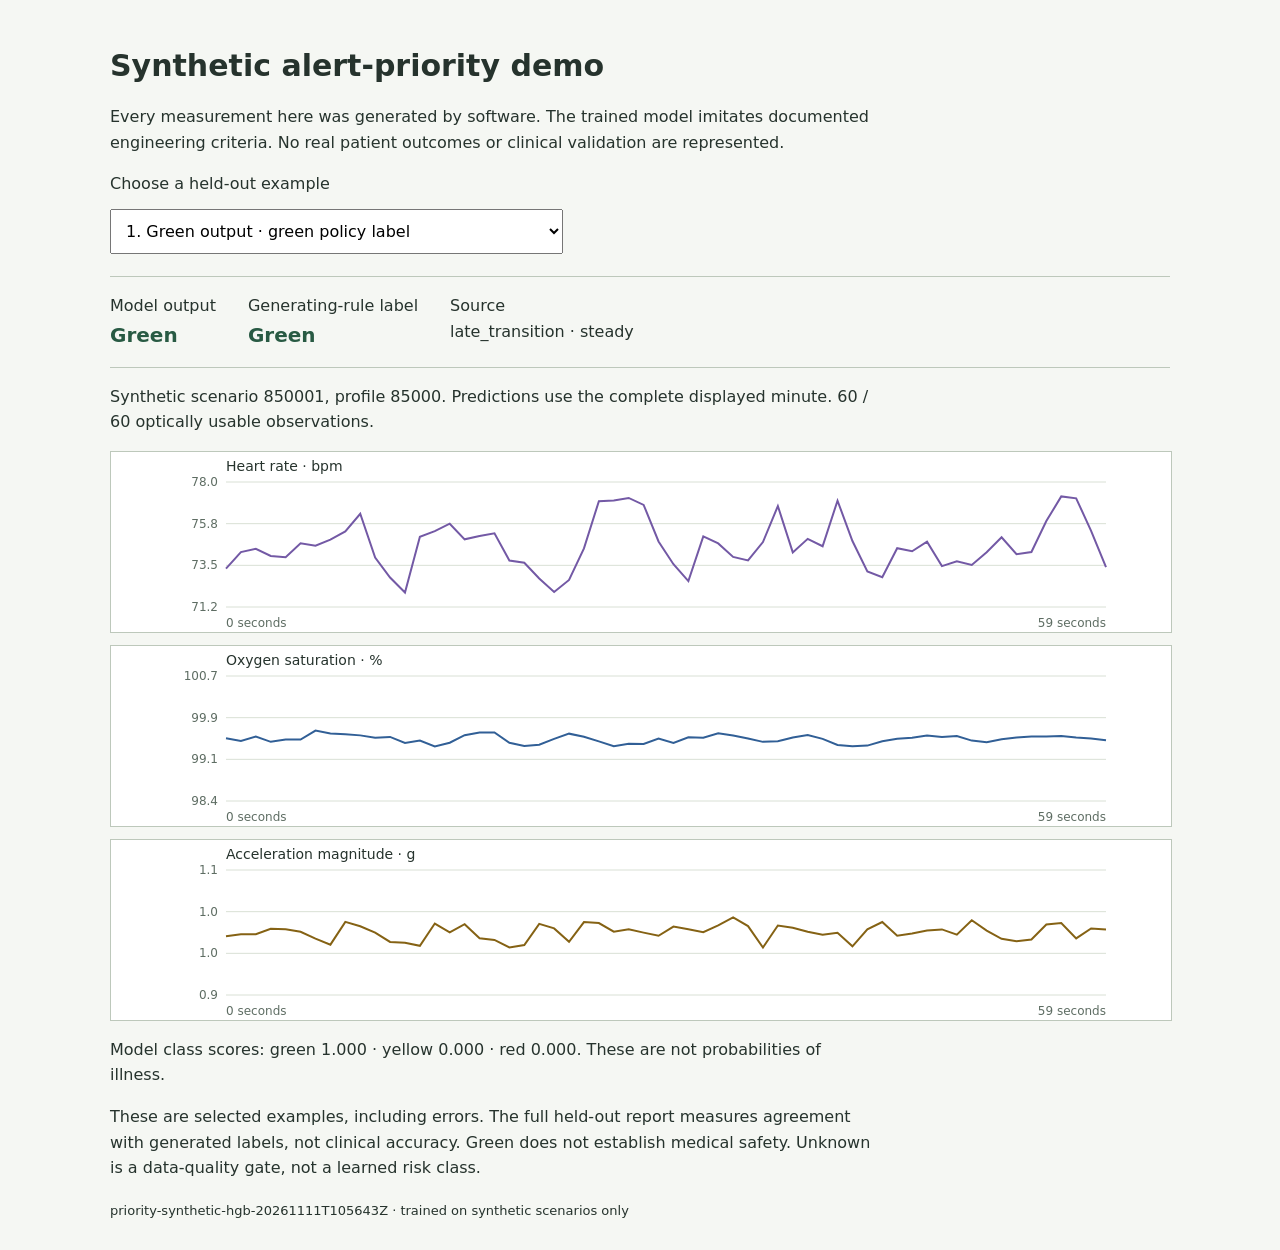
<file: models/alert_priority.demo.html>
<!doctype html><html lang="en"><meta charset="utf-8">
<meta name="viewport" content="width=device-width,initial-scale=1"><title>Synthetic alert-priority demo</title>
<style>body{margin:0;background:#f5f7f3;color:#26332d;font:16px/1.6 system-ui}
main{max-width:1060px;margin:auto;padding:28px 22px}h1{font-size:30px;line-height:1.2}
p{max-width:75ch}select{display:block;max-width:100%;font:inherit;padding:11px;margin:12px 0 22px}
.result{display:flex;flex-wrap:wrap;gap:12px 32px;padding:16px 0;border-block:1px solid #bdc8bb}
.result strong{font-size:20px}.green{color:#285a43}.yellow{color:#855914}.red{color:#ac4444}.unknown{color:#5e6d63}
.plot{display:block;width:100%;height:180px;background:white;margin:12px 0;border:1px solid #bdc8bb}
small{font-size:13px}select:focus-visible{outline:3px solid #285a43;outline-offset:3px}
@media(max-width:600px){main{padding:20px 16px}h1{font-size:25px}.plot{height:155px}}</style>
<main><h1>Synthetic alert-priority demo</h1><p>Every measurement here was generated by software.
The trained model imitates documented engineering criteria. No real patient outcomes or clinical validation are represented.</p>
<label for="case">Choose a held-out example</label><select id="case"></select>
<div class="result"><div>Model output<br><strong id="prediction"></strong></div><div>Generating-rule label<br><strong id="label"></strong></div><div>Source<br><span id="source"></span></div></div>
<p id="details"></p><svg class="plot" id="hr" viewBox="0 0 960 180" role="img" aria-label="Generated heart rate over sixty seconds"></svg>
<svg class="plot" id="spo2" viewBox="0 0 960 180" role="img" aria-label="Generated oxygen saturation over sixty seconds"></svg>
<svg class="plot" id="motion" viewBox="0 0 960 180" role="img" aria-label="Generated acceleration magnitude over sixty seconds"></svg>
<p id="score"></p><p>These are selected examples, including errors. The full held-out report measures agreement with generated labels, not clinical accuracy.
Green does not establish medical safety. Unknown is a data-quality gate, not a learned risk class.</p><small id="version"></small></main>
<script type="application/json" id="data">{"version": "priority-synthetic-hgb-20261111T105643Z", "cases": [{"id": 850001, "profile": 85000, "description": "Green output \u00b7 green policy label", "family": "late_transition", "pattern": "steady", "label": "green", "prediction": "green", "scores": {"green": 0.9999890132852844, "yellow": 1.0878741981729819e-05, "red": 1.0797273377318189e-07}, "signals": [[73.29721069335938, 99.52278900146484, 0.9905300140380859], [74.19727325439453, 99.47399139404297, 0.9943326115608215], [74.37785339355469, 99.55471801757812, 0.9946286082267761], [73.9857177734375, 99.45735931396484, 1.005932092666626], [73.92001342773438, 99.50138854980469, 1.0049577951431274], [74.67497253417969, 99.49775695800781, 0.9999020099639893], [74.55028533935547, 99.66290283203125, 0.9854276776313782], [74.88146209716797, 99.61109924316406, 0.9726711511611938], [75.3300552368164, 99.5950927734375, 1.020585060119629], [76.29313659667969, 99.5754623413086, 1.0114645957946777], [73.89960479736328, 99.53214263916016, 0.9980031251907349], [72.80643463134766, 99.54728698730469, 0.9783535599708557], [71.98542022705078, 99.43592071533203, 0.9764310121536255], [75.0334243774414, 99.47991943359375, 0.9702654480934143], [75.33953857421875, 99.37348937988281, 1.017174482345581], [75.75028991699219, 99.44144439697266, 0.9984147548675537], [74.89434814453125, 99.5789566040039, 1.0157910585403442], [75.07331848144531, 99.6287612915039, 0.9860496520996094], [75.22740173339844, 99.62921905517578, 0.9826632738113403], [73.73546600341797, 99.44085693359375, 0.966799259185791], [73.6170654296875, 99.38314819335938, 0.9717558026313782], [72.75861358642578, 99.40336608886719, 1.0165371894836426], [72.01622009277344, 99.51156616210938, 1.0069047212600708], [72.67462921142578, 99.60691833496094, 0.9785254001617432], [74.40065002441406, 99.5509262084961, 1.0202075242996216], [76.98312377929688, 99.46585845947266, 1.0182116031646729], [77.0141372680664, 99.3780517578125, 1.0000125169754028], [77.15675354003906, 99.42289733886719, 1.0050076246261597], [76.77869415283203, 99.4179916381836, 0.9979491233825684], [74.77886962890625, 99.51583862304688, 0.9912792444229126], [73.53755950927734, 99.4347915649414, 1.010738492012024], [72.61356353759766, 99.54006958007812, 1.0049986839294434], [75.05549621582031, 99.53084564208984, 0.9990580677986145], [74.67120361328125, 99.61249542236328, 1.0132136344909668], [73.93470764160156, 99.57172393798828, 1.0299752950668335], [73.74523162841797, 99.51805114746094, 1.0116970539093018], [74.74819946289062, 99.45670318603516, 0.9665480852127075], [76.71432495117188, 99.46670532226562, 1.013005256652832], [74.1828842163086, 99.53563690185547, 1.0084514617919922], [74.92218017578125, 99.58240509033203, 0.9999711513519287], [74.51656341552734, 99.5118179321289, 0.9933334589004517], [77.00760650634766, 99.40018463134766, 0.9975123405456543], [74.80418395996094, 99.37699127197266, 0.9691734313964844], [73.13973236083984, 99.3877182006836, 1.0050926208496094], [72.82426452636719, 99.46929168701172, 1.0203890800476074], [74.41226959228516, 99.51549530029297, 0.991504430770874], [74.24346923828125, 99.53257751464844, 0.9960137009620667], [74.76294708251953, 99.57300567626953, 1.0023092031478882], [73.43060302734375, 99.54772186279297, 1.0047664642333984], [73.69322967529297, 99.56336212158203, 0.9938111901283264], [73.49302673339844, 99.47946166992188, 1.024145245552063], [74.18600463867188, 99.4512939453125, 1.0024149417877197], [75.00630950927734, 99.5058364868164, 0.984948992729187], [74.08301544189453, 99.53527069091797, 0.9797534346580505], [74.20085144042969, 99.55409240722656, 0.9835110306739807], [75.89287567138672, 99.55659484863281, 1.0152350664138794], [77.24044799804688, 99.5627670288086, 1.0182808637619019], [77.13762664794922, 99.53599548339844, 0.9859165549278259], [75.36176300048828, 99.52008819580078, 1.0066142082214355], [73.37437438964844, 99.48470306396484, 1.004699945449829]], "quality": [true, true, true, true, true, true, true, true, true, true, true, true, true, true, true, true, true, true, true, true, true, true, true, true, true, true, true, true, true, true, true, true, true, true, true, true, true, true, true, true, true, true, true, true, true, true, true, true, true, true, true, true, true, true, true, true, true, true, true, true]}, {"id": 850007, "profile": 85000, "description": "Green output \u00b7 green policy label", "family": "staircase", "pattern": "vigorous_movement", "label": "green", "prediction": "green", "scores": {"green": 0.9999967034158437, "yellow": 3.22580200919584e-06, "red": 7.078214696112094e-08}, "signals": [[75.06068420410156, 99.46585083007812, 1.0066951513290405], [75.88470458984375, 99.4013442993164, 1.1147994995117188], [74.61664581298828, 99.47715759277344, 0.7866039276123047], [75.05574035644531, 99.52781677246094, 1.3423329591751099], [74.79772186279297, 99.50375366210938, 0.6319257020950317], [75.22342681884766, 99.4646224975586, 1.4173693656921387], [76.77263641357422, 99.5201187133789, 0.5683253407478333], [77.52828216552734, 99.54484558105469, 1.409894347190857], [78.14298248291016, 99.56675720214844, 0.681018054485321], [77.10295867919922, 99.54247283935547, 1.2488501071929932], [75.65995025634766, 99.58290100097656, 0.8519812822341919], [75.33287048339844, 99.53817749023438, 1.0250822305679321], [74.08413696289062, 99.4928970336914, 1.0948765277862549], [74.20330810546875, 99.43035125732422, 0.7653680443763733], [74.46454620361328, 99.43434143066406, 1.3204843997955322], [89.04065704345703, 99.49150848388672, 0.522852897644043], [88.82086944580078, 99.45719146728516, 1.5296353101730347], [88.40829467773438, 99.50537872314453, 0.4400087893009186], [88.37013244628906, 99.48775482177734, 1.5422922372817993], [87.97173309326172, 99.4552001953125, 0.5325224995613098], [88.13630676269531, 99.40497589111328, 1.3713239431381226], [88.39737701416016, 99.39100646972656, 0.784938633441925], [89.09785461425781, 99.479736328125, 1.076774001121521], [88.43147277832031, 99.45203399658203, 1.072907567024231], [88.1802749633789, 99.50142669677734, 0.7820583581924438], [88.26770782470703, 99.48370361328125, 1.3474229574203491], [90.1688461303711, 99.54891204833984, 0.5543645620346069], [89.40748596191406, 99.50364685058594, 1.5011900663375854], [88.82023620605469, 99.55691528320312, 0.4539528489112854], [88.8485107421875, 99.514892578125, 1.543660044670105], [102.21927642822266, 99.53374481201172, 0.42955607175827026], [101.86084747314453, 99.3734130859375, 1.4857689142227173], [101.49560546875, 99.4363021850586, 0.7152195572853088], [101.69625091552734, 99.37014770507812, 1.1476095914840698], [102.01931762695312, 99.47693634033203, 1.0076416730880737], [101.41067504882812, 99.47459411621094, 0.8093995451927185], [100.40907287597656, 99.5390853881836, 1.4043231010437012], [101.14775848388672, 99.49620056152344, 0.44478487968444824], [101.12581634521484, 99.34779357910156, 1.621793270111084], [101.85032653808594, 99.35514068603516, 0.3527222275733948], [101.59565734863281, 99.41983032226562, 1.6658626794815063], [101.14994812011719, 99.45008850097656, 0.4196956753730774], [101.75310516357422, 99.42460632324219, 1.4800801277160645], [102.05603790283203, 99.27037811279297, 0.6400665640830994], [102.39665985107422, 99.33164978027344, 1.2004023790359497], [114.9084243774414, 99.30602264404297, 1.0043634176254272], [114.8207015991211, 99.338134765625, 0.776646077632904], [115.16696166992188, 99.28826141357422, 1.407975196838379], [115.06359100341797, 99.29180908203125, 0.4536387026309967], [114.15243530273438, 99.39005279541016, 1.6878125667572021], [113.82655334472656, 99.4425277709961, 0.24408023059368134], [113.20685577392578, 99.42571258544922, 1.754517912864685], [114.9104232788086, 99.49650573730469, 0.3133194148540497], [114.09627532958984, 99.55852508544922, 1.6246342658996582], [114.1488265991211, 99.57781982421875, 0.5315409898757935], [113.75367736816406, 99.4766845703125, 1.253829002380371], [115.66144561767578, 99.41468048095703, 0.9418051242828369], [116.5020751953125, 99.38998413085938, 0.8127785921096802], [115.86064147949219, 99.5044937133789, 1.3512953519821167], [128.43142700195312, 99.46253967285156, 0.39464887976646423]], "quality": [true, true, true, true, true, true, true, true, true, true, true, true, true, true, true, true, true, true, true, true, true, true, true, true, true, true, true, true, true, true, true, true, true, true, true, true, true, true, true, true, true, true, true, true, true, true, true, true, true, true, true, true, true, true, true, true, true, true, true, true]}, {"id": 850008, "profile": 85000, "description": "Green output \u00b7 green policy label", "family": "staircase", "pattern": "steady", "label": "green", "prediction": "green", "scores": {"green": 0.9999964274919348, "yellow": 3.496473212648124e-06, "red": 7.603485260431996e-08}, "signals": [[75.81098937988281, 99.66969299316406, 0.9948455095291138], [75.3373794555664, 99.4217529296875, 1.0118998289108276], [75.34305572509766, 99.39653778076172, 0.9835105538368225], [75.69800567626953, 99.37939453125, 1.0097761154174805], [76.12378692626953, 99.40310668945312, 0.992172122001648], [75.51475524902344, 99.62346649169922, 1.020872712135315], [75.07188415527344, 99.69573974609375, 0.9861103892326355], [74.44518280029297, 99.69356536865234, 0.9924801588058472], [74.52752685546875, 99.384033203125, 0.9774602651596069], [74.35293579101562, 99.13977813720703, 0.9958532452583313], [74.71578979492188, 99.3709945678711, 1.025843858718872], [75.50588989257812, 99.47879028320312, 0.984550416469574], [75.68061065673828, 99.58248138427734, 0.982189416885376], [75.46502685546875, 99.35025024414062, 0.987381637096405], [74.8730697631836, 99.28482055664062, 1.009151816368103], [75.01512145996094, 99.44056701660156, 0.9828435778617859], [74.5548324584961, 99.40487670898438, 1.001434564590454], [74.48324584960938, 99.49662780761719, 0.9952313899993896], [74.57869720458984, 99.47109985351562, 0.998088538646698], [74.9926528930664, 99.71983337402344, 0.9958423972129822], [75.14794158935547, 99.70378112792969, 0.9756054878234863], [75.13450622558594, 99.64727783203125, 0.9957098960876465], [75.42415618896484, 99.43909454345703, 1.0119129419326782], [75.47442626953125, 99.40664672851562, 1.016045331954956], [75.16657257080078, 99.38632202148438, 1.0024281740188599], [75.06343841552734, 99.51673126220703, 1.0229392051696777], [74.95236206054688, 99.76115417480469, 1.0118833780288696], [74.98692321777344, 99.89965057373047, 1.0047063827514648], [74.95889282226562, 99.81415557861328, 1.0177040100097656], [75.16192626953125, 99.55914306640625, 1.0112457275390625], [75.26021575927734, 99.41417694091797, 0.9764060378074646], [75.52306365966797, 99.40416717529297, 0.9938609600067139], [75.63843536376953, 99.6333999633789, 0.9943864345550537], [75.79458618164062, 99.7186508178711, 1.009818434715271], [75.67414093017578, 99.8332748413086, 0.9771744608879089], [75.46849822998047, 99.67408752441406, 1.0197662115097046], [75.51493072509766, 99.51920318603516, 0.9737902283668518], [75.3105697631836, 99.4151840209961, 0.9939658641815186], [75.24304962158203, 99.30651092529297, 0.981789767742157], [75.08929443359375, 99.47215270996094, 0.9890896081924438], [75.00756072998047, 99.63045501708984, 0.9584047794342041], [74.9136962890625, 99.64495849609375, 1.005237340927124], [75.09918212890625, 99.56838989257812, 0.9948168396949768], [75.71368408203125, 99.45197296142578, 1.0028667449951172], [76.1514663696289, 99.45050048828125, 0.976188063621521], [75.39999389648438, 99.43441009521484, 1.022070050239563], [74.98651885986328, 99.42147827148438, 0.9973716139793396], [74.50837707519531, 99.436279296875, 1.003981351852417], [74.87100219726562, 99.43772888183594, 0.9918211698532104], [74.65715789794922, 99.61260986328125, 0.9938880205154419], [74.39905548095703, 99.89425659179688, 1.0045130252838135], [74.52345275878906, 99.86985778808594, 0.9977246522903442], [74.65837860107422, 99.70956420898438, 1.0159950256347656], [75.16177368164062, 99.46459197998047, 0.9745182394981384], [75.43460083007812, 99.44866943359375, 0.9828159213066101], [75.51888275146484, 99.44227600097656, 0.9807328581809998], [75.44725799560547, 99.53099060058594, 1.0152959823608398], [75.28884887695312, 99.59137725830078, 1.014240026473999], [75.64125061035156, 99.73128509521484, 1.0236361026763916], [75.85652923583984, 99.65605163574219, 1.0041338205337524]], "quality": [true, true, true, true, true, true, true, true, true, true, true, true, true, true, true, true, true, true, true, true, true, true, true, true, true, true, true, true, true, true, true, true, true, true, true, true, true, true, true, true, true, true, true, true, true, true, true, true, true, true, true, true, true, true, true, true, true, true, true, true]}, {"id": 850003, "profile": 85000, "description": "Yellow output \u00b7 yellow policy label", "family": "staircase", "pattern": "activity", "label": "yellow", "prediction": "yellow", "scores": {"green": 3.427098138257415e-05, "yellow": 0.9999653422088665, "red": 3.868097511690049e-07}, "signals": [[75.00904083251953, 99.4779281616211, 0.9875767827033997], [75.3931655883789, 99.49690246582031, 1.4334303140640259], [75.48128509521484, 99.40254211425781, 1.2195372581481934], [75.54415893554688, 99.66419219970703, 0.6596753597259521], [75.27720642089844, 99.66645812988281, 0.6289799809455872], [75.10199737548828, 99.75772094726562, 1.1565115451812744], [75.01087188720703, 99.5582275390625, 1.4526621103286743], [75.31590270996094, 99.49993896484375, 1.0410412549972534], [75.8015365600586, 99.58865356445312, 0.5620211362838745], [75.78142547607422, 99.68672180175781, 0.7510222792625427], [81.43852233886719, 99.79080200195312, 1.365901231765747], [81.2821273803711, 99.54869079589844, 1.4522393941879272], [81.42398834228516, 99.46062469482422, 0.872724711894989], [82.18132781982422, 99.3970947265625, 0.4684391915798187], [82.37910461425781, 99.58303833007812, 0.9152314066886902], [82.3097152709961, 99.62733459472656, 1.4974969625473022], [81.38233947753906, 99.42088317871094, 1.342250108718872], [81.0204849243164, 99.37957763671875, 0.6781176924705505], [80.88494873046875, 99.3625259399414, 0.5036330819129944], [80.65845489501953, 99.27499389648438, 1.0782381296157837], [86.50397491455078, 99.07008361816406, 1.5938396453857422], [86.7308578491211, 99.18412780761719, 1.1946699619293213], [87.27508544921875, 99.2992935180664, 0.4485684633255005], [87.72388458251953, 99.60916137695312, 0.5932170748710632], [87.40628814697266, 99.52301025390625, 1.3179535865783691], [87.25911712646484, 99.4195556640625, 1.581756353378296], [87.2210464477539, 99.27791595458984, 0.9631580710411072], [87.6354751586914, 99.30282592773438, 0.3791472613811493], [87.36521911621094, 99.4351806640625, 0.7747637033462524], [86.899658203125, 99.47758483886719, 1.462830662727356], [92.78778839111328, 99.49959564208984, 1.5157045125961304], [92.95112609863281, 99.6066665649414, 0.7011966109275818], [92.97793579101562, 99.63528442382812, 0.33547210693359375], [92.64189147949219, 99.64281463623047, 1.0002501010894775], [93.04389190673828, 99.62346649169922, 1.6474097967147827], [92.53665161132812, 99.66867065429688, 1.3348267078399658], [92.8742904663086, 99.53519439697266, 0.4940471649169922], [93.09854888916016, 99.52487182617188, 0.42856618762016296], [93.59115600585938, 99.46768951416016, 1.2134723663330078], [93.60012817382812, 99.48677062988281, 1.6778465509414673], [98.45523834228516, 99.4957275390625, 1.0958995819091797], [98.43863677978516, 99.52291870117188, 0.2981545031070709], [98.40736389160156, 99.41609191894531, 0.5928276181221008], [99.01305389404297, 99.3383560180664, 1.4945740699768066], [99.10517883300781, 99.2780990600586, 1.6736624240875244], [99.52484130859375, 99.48308563232422, 0.8153156042098999], [99.54803466796875, 99.49088287353516, 0.22853249311447144], [99.53585815429688, 99.60045623779297, 0.7953271269798279], [98.83921813964844, 99.60643005371094, 1.6763231754302979], [99.42660522460938, 99.5047836303711, 1.4914181232452393], [105.43553161621094, 99.45673370361328, 0.5238820910453796], [106.03071594238281, 99.28915405273438, 0.2378898561000824], [105.680908203125, 99.4593734741211, 1.1150970458984375], [105.22142791748047, 99.40581512451172, 1.8394659757614136], [104.71212005615234, 99.67830657958984, 1.2960349321365356], [104.57516479492188, 99.4783706665039, 0.3010029196739197], [104.74067687988281, 99.39165496826172, 0.4033575654029846], [104.99697875976562, 99.13802337646484, 1.4077401161193848], [104.70561981201172, 99.3785400390625, 1.7838034629821777], [110.88495635986328, 99.44860076904297, 1.0020321607589722]], "quality": [true, true, true, true, true, true, true, true, true, true, true, true, true, true, true, true, true, true, true, true, true, true, true, true, true, true, true, true, true, true, true, true, true, true, true, true, true, true, true, true, true, true, true, true, true, true, true, true, true, true, true, true, true, true, true, true, true, true, true, true]}, {"id": 850004, "profile": 85000, "description": "Yellow output \u00b7 yellow policy label", "family": "staircase", "pattern": "combined_change", "label": "yellow", "prediction": "yellow", "scores": {"green": 2.3461248728292915e-07, "yellow": 0.9999992539915344, "red": 5.113959782420061e-07}, "signals": [[75.61890411376953, 99.56431579589844, 0.966298520565033], [74.9542236328125, 99.54376983642578, 0.980823814868927], [74.66705322265625, 99.47073364257812, 0.990064799785614], [74.76795196533203, 99.42243194580078, 0.9797371029853821], [74.46621704101562, 99.46121215820312, 1.01081383228302], [74.90093231201172, 99.48606872558594, 1.0168323516845703], [75.22215270996094, 99.4863510131836, 1.0135574340820312], [75.80099487304688, 99.4710464477539, 1.0116972923278809], [75.36754608154297, 99.50975036621094, 1.0063306093215942], [82.87699890136719, 98.59363555908203, 0.9942868947982788], [82.37989807128906, 98.6668472290039, 1.0143959522247314], [82.83016967773438, 98.65847778320312, 1.0055880546569824], [82.675048828125, 98.59272003173828, 0.9963105916976929], [82.83580017089844, 98.4853515625, 0.9926719665527344], [82.74250793457031, 98.45411682128906, 0.9721012115478516], [82.58875274658203, 98.51287078857422, 0.9813345074653625], [82.46553802490234, 98.54621887207031, 1.0192492008209229], [90.74064636230469, 97.5693130493164, 1.0120247602462769], [90.90998840332031, 97.50607299804688, 0.9945818781852722], [91.83126831054688, 97.53618621826172, 1.0134994983673096], [91.66581726074219, 97.57687377929688, 0.9779406189918518], [92.011474609375, 97.59300231933594, 0.9936977624893188], [91.40887451171875, 97.61791229248047, 1.000972867012024], [91.38688659667969, 97.57574462890625, 0.991471529006958], [90.46453094482422, 97.58898162841797, 0.9941718578338623], [91.08174896240234, 97.52229309082031, 1.0074230432510376], [98.7746353149414, 96.56927490234375, 0.9746095538139343], [99.3573989868164, 96.52399444580078, 1.0022873878479004], [99.21646118164062, 96.54115295410156, 0.9656973481178284], [99.14082336425781, 96.54891967773438, 0.9794093370437622], [99.43917846679688, 96.56794738769531, 1.0140435695648193], [98.57865142822266, 96.58454895019531, 1.0066518783569336], [98.94651794433594, 96.54097747802734, 0.9887223243713379], [99.13658905029297, 96.61112213134766, 0.9951077103614807], [107.72607421875, 95.64415740966797, 1.0054715871810913], [106.81584167480469, 95.70584106445312, 1.014466643333435], [106.371826171875, 95.650634765625, 1.004834532737732], [106.30868530273438, 95.61570739746094, 1.00656259059906], [106.87499237060547, 95.60098266601562, 1.018239974975586], [106.50663757324219, 95.64592742919922, 0.9868912696838379], [106.19519805908203, 95.69905090332031, 1.023884892463684], [106.31660461425781, 95.65676879882812, 0.9957608580589294], [106.92286682128906, 95.63878631591797, 0.9892504215240479], [115.56201934814453, 94.66645050048828, 1.008339762687683], [116.14299011230469, 94.67236328125, 1.0245717763900757], [115.66236877441406, 94.66860961914062, 1.0106523036956787], [115.49342346191406, 94.58618927001953, 1.0001407861709595], [114.94001770019531, 94.61479949951172, 0.9761841297149658], [115.52735900878906, 94.61072540283203, 0.990629255771637], [114.89674377441406, 94.64859008789062, 1.0062174797058105], [114.88697814941406, 94.61874389648438, 1.0007717609405518], [122.27722930908203, 93.59133911132812, 1.0057755708694458], [122.55470275878906, 93.62713623046875, 0.999038815498352], [122.25817108154297, 93.63906860351562, 0.9922651648521423], [122.39202117919922, 93.60858917236328, 0.9932893514633179], [121.36399841308594, 93.58771514892578, 1.0080982446670532], [121.92044830322266, 93.61123657226562, 1.012650489807129], [122.22833251953125, 93.74575805664062, 0.9839703440666199], [123.57593536376953, 93.71890258789062, 1.003213882446289], [130.98507690429688, 92.76032257080078, 1.0080175399780273]], "quality": [true, true, true, true, true, true, true, true, true, true, true, true, true, true, true, true, true, true, true, true, true, true, true, true, true, true, true, true, true, true, true, true, true, true, true, true, true, true, true, true, true, true, true, true, true, true, true, true, true, true, true, true, true, true, true, true, true, true, true, true]}, {"id": 850005, "profile": 85000, "description": "Yellow output \u00b7 yellow policy label", "family": "staircase", "pattern": "falling_oxygen", "label": "yellow", "prediction": "yellow", "scores": {"green": 2.2976754712373737e-07, "yellow": 0.9999989141383727, "red": 8.560940801499766e-07}, "signals": [[75.58344268798828, 99.54971313476562, 0.9847463965415955], [75.63137817382812, 99.49117279052734, 1.0134756565093994], [75.1605224609375, 99.48296356201172, 0.9921135306358337], [74.95342254638672, 99.65274047851562, 1.0021345615386963], [74.0479507446289, 99.69744110107422, 0.9965245723724365], [74.28236389160156, 99.6187744140625, 1.0081390142440796], [73.77980041503906, 99.57888793945312, 1.0126410722732544], [74.96915435791016, 99.63467407226562, 1.0091747045516968], [74.70702362060547, 99.74855041503906, 1.010405421257019], [75.11835479736328, 99.64295959472656, 0.9918186664581299], [75.34198760986328, 99.55828094482422, 0.9889416098594666], [75.76298522949219, 99.36275482177734, 1.0114095211029053], [82.4837646484375, 97.91473388671875, 0.9884024858474731], [82.69953918457031, 97.90979766845703, 0.9893078207969666], [81.95275115966797, 97.9215316772461, 1.0086967945098877], [81.62701416015625, 97.79920196533203, 1.0054833889007568], [81.10872650146484, 97.7806167602539, 1.0247974395751953], [81.84349060058594, 97.89173126220703, 0.9858307242393494], [83.02631378173828, 97.96297454833984, 1.0185458660125732], [82.65177917480469, 97.95722961425781, 1.0155161619186401], [82.8177719116211, 97.9990463256836, 1.0039384365081787], [83.18881225585938, 98.10400390625, 0.9876789450645447], [83.1383285522461, 98.1369857788086, 1.006896734237671], [82.91368865966797, 98.11373901367188, 0.9781317710876465], [89.224609375, 96.33079528808594, 0.9906619787216187], [89.46713256835938, 96.43292999267578, 0.9896244406700134], [90.01239776611328, 96.56244659423828, 0.983557403087616], [89.88861083984375, 96.60684967041016, 1.01743745803833], [89.6371078491211, 96.44277954101562, 1.0171740055084229], [90.33119201660156, 96.35838317871094, 1.0092377662658691], [90.63504791259766, 96.393310546875, 1.006191611289978], [91.16767120361328, 96.37650299072266, 0.9881400465965271], [90.0129623413086, 96.3236083984375, 1.0322788953781128], [89.5211181640625, 96.30841064453125, 0.9918948411941528], [89.87152862548828, 96.35424041748047, 0.9887723326683044], [89.96034240722656, 96.39861297607422, 1.0069564580917358], [97.95136260986328, 94.82645416259766, 1.0217008590698242], [97.7067642211914, 95.01229858398438, 1.0029335021972656], [97.85285186767578, 95.01969146728516, 1.0010040998458862], [97.4002914428711, 95.08171844482422, 0.9940679669380188], [96.60977935791016, 94.89224243164062, 1.0127081871032715], [95.63763427734375, 94.83003997802734, 0.9655013680458069], [95.37374877929688, 94.75877380371094, 0.9830118417739868], [95.2822494506836, 94.93683624267578, 1.00947105884552], [95.9976577758789, 94.8887710571289, 1.000146508216858], [96.44042205810547, 94.91216278076172, 1.0169841051101685], [97.9141616821289, 94.65019226074219, 1.0017590522766113], [98.2580795288086, 94.69708251953125, 0.993330180644989], [105.8515625, 93.14028930664062, 0.9943739175796509], [105.67346954345703, 93.23509979248047, 0.9516985416412354], [105.38446807861328, 93.16092681884766, 1.0082799196243286], [104.11895751953125, 93.14348602294922, 1.0222790241241455], [102.72564697265625, 93.20759582519531, 1.0026766061782837], [101.9946060180664, 93.25680541992188, 1.0236709117889404], [103.0888442993164, 93.28593444824219, 0.9950986504554749], [104.56695556640625, 93.26280212402344, 0.9922259449958801], [104.83535766601562, 93.38445281982422, 1.0103882551193237], [103.19941711425781, 93.34345245361328, 0.9894171953201294], [102.24359130859375, 93.36711883544922, 0.9900030493736267], [109.81478118896484, 91.75855255126953, 1.0173181295394897]], "quality": [true, true, true, true, true, true, true, true, true, true, true, true, true, true, true, true, true, true, true, true, true, true, true, true, true, true, true, true, true, true, true, true, true, true, true, true, true, true, true, true, true, true, true, true, true, true, true, true, true, true, true, true, true, true, true, true, true, true, true, true]}, {"id": 850000, "profile": 85000, "description": "Red output \u00b7 red policy label", "family": "staircase", "pattern": "persistent_low_oxygen", "label": "red", "prediction": "red", "scores": {"green": 3.638969861775117e-08, "yellow": 8.134300910715324e-07, "red": 0.9999991501802102}, "signals": [[75.29330444335938, 84.61566162109375, 0.988315224647522], [75.64000701904297, 84.63389587402344, 1.0195603370666504], [75.47340393066406, 84.63362121582031, 1.0204834938049316], [75.19439697265625, 84.61284637451172, 1.006320834159851], [74.86263275146484, 84.59748077392578, 0.9850876927375793], [75.01765441894531, 84.59321594238281, 1.0098876953125], [74.84951782226562, 84.59999084472656, 0.9870979189872742], [74.78496551513672, 84.60496520996094, 0.9791356921195984], [74.81887817382812, 84.61812591552734, 0.9766371846199036], [74.85099029541016, 84.61659240722656, 1.0206661224365234], [75.18551635742188, 84.63482666015625, 0.9953768253326416], [75.0795669555664, 84.60285186767578, 0.9864575862884521], [75.22533416748047, 84.5931167602539, 0.9940748810768127], [75.11175537109375, 84.58063507080078, 1.011731743812561], [75.29296875, 84.63780975341797, 0.9835840463638306], [78.47108459472656, 83.06098937988281, 0.9948069453239441], [78.67982482910156, 83.05886840820312, 0.9741727709770203], [78.05332946777344, 83.01749420166016, 0.9830584526062012], [78.05797576904297, 83.00802612304688, 1.0011756420135498], [77.7648696899414, 83.00279998779297, 1.0010937452316284], [78.4560775756836, 83.03306579589844, 0.9904883503913879], [78.3268051147461, 83.00816345214844, 0.9855650663375854], [78.4261474609375, 83.01327514648438, 0.995026707649231], [78.1353530883789, 83.01270294189453, 1.0185762643814087], [78.30986022949219, 83.03714752197266, 0.9877927899360657], [78.35750579833984, 83.03076171875, 1.013443112373352], [78.43805694580078, 83.05963134765625, 0.9901339411735535], [78.30345916748047, 83.04344940185547, 0.968321681022644], [78.4546127319336, 83.0370864868164, 0.9902657270431519], [78.90892791748047, 83.01411437988281, 1.010381817817688], [82.33502197265625, 81.43379211425781, 1.012994647026062], [82.26348114013672, 81.45379638671875, 0.9930716753005981], [81.90596771240234, 81.4393081665039, 0.969504177570343], [82.04132843017578, 81.4435806274414, 1.0085705518722534], [82.17403411865234, 81.44152069091797, 1.0095360279083252], [82.49575805664062, 81.44084167480469, 0.9998542666435242], [81.927734375, 81.43869018554688, 1.0008066892623901], [81.6464614868164, 81.43081665039062, 0.9871629476547241], [81.2103271484375, 81.41334533691406, 0.9990445375442505], [81.35921478271484, 81.38521575927734, 0.9862516522407532], [81.29751586914062, 81.39327239990234, 0.9917922616004944], [81.4856185913086, 81.40850830078125, 1.0041192770004272], [81.8951187133789, 81.43561553955078, 1.0131124258041382], [82.05744171142578, 81.41273498535156, 0.9745245575904846], [82.14268493652344, 81.40324401855469, 1.0039396286010742], [85.32530975341797, 79.82637023925781, 0.9954401254653931], [85.20370483398438, 79.8089828491211, 1.0110200643539429], [85.19461059570312, 79.78927612304688, 1.011054515838623], [85.00707244873047, 79.8134994506836, 0.9906531572341919], [85.3719711303711, 79.85874938964844, 1.0198131799697876], [85.2968521118164, 79.86570739746094, 0.9942730069160461], [85.0636978149414, 79.8463363647461, 1.0130231380462646], [84.33468627929688, 79.83392333984375, 1.0099141597747803], [84.091796875, 79.8613510131836, 0.9868751764297485], [84.2943115234375, 79.83018493652344, 0.9820938110351562], [84.80633544921875, 79.82868194580078, 1.015986442565918], [84.67595672607422, 79.81666564941406, 0.9921828508377075], [84.7456283569336, 79.82414245605469, 0.986961841583252], [84.4537124633789, 79.81631469726562, 1.0005452632904053], [87.86726379394531, 78.21681213378906, 0.9988184571266174]], "quality": [true, true, true, true, true, true, true, true, true, true, true, true, true, true, true, true, true, true, true, true, true, true, true, true, true, true, true, true, true, true, true, true, true, true, true, true, true, true, true, true, true, true, true, true, true, true, true, true, true, true, true, true, true, true, true, true, true, true, true, true]}, {"id": 850002, "profile": 85000, "description": "Red output \u00b7 red policy label", "family": "staircase", "pattern": "rising_pulse", "label": "red", "prediction": "red", "scores": {"green": 1.7590489455928535e-07, "yellow": 1.8974430537264138e-06, "red": 0.9999979266520518}, "signals": [[74.59402465820312, 99.48844909667969, 1.0094658136367798], [74.58882904052734, 99.36489868164062, 0.9924105405807495], [74.92529296875, 99.32456970214844, 1.0120958089828491], [75.85095977783203, 99.3125, 1.024655818939209], [77.11273193359375, 99.367431640625, 0.9881488084793091], [76.91332244873047, 99.39970397949219, 1.0304481983184814], [76.31881713867188, 99.4993667602539, 1.0332919359207153], [74.05138397216797, 99.50039672851562, 0.9804714918136597], [74.23975372314453, 99.5052261352539, 0.9967069625854492], [74.59269714355469, 99.43997955322266, 0.9860551357269287], [76.68438720703125, 99.48992156982422, 0.9976511001586914], [76.31796264648438, 99.49851989746094, 0.9765997529029846], [99.47386169433594, 99.53083801269531, 0.9988604784011841], [98.75397491455078, 99.53291320800781, 1.0191726684570312], [98.94917297363281, 99.56827545166016, 1.0071486234664917], [97.80905151367188, 99.58849334716797, 1.0021710395812988], [97.667236328125, 99.5661392211914, 1.0082554817199707], [98.42760467529297, 99.5254135131836, 1.0183732509613037], [98.51543426513672, 99.49295806884766, 0.994394063949585], [98.51448822021484, 99.42257690429688, 0.9888540506362915], [97.18695831298828, 99.41588592529297, 0.989902138710022], [98.21952056884766, 99.46289825439453, 1.0014592409133911], [98.43587493896484, 99.53324890136719, 1.0003597736358643], [100.63947296142578, 99.4865951538086, 0.967843234539032], [123.28047943115234, 99.49174499511719, 0.9912943840026855], [122.81519317626953, 99.53141784667969, 0.9829081892967224], [121.08898162841797, 99.53145599365234, 0.9732829332351685], [121.06018829345703, 99.54306030273438, 1.0011688470840454], [121.5103988647461, 99.51136779785156, 1.001359224319458], [121.55899810791016, 99.57200622558594, 0.9937064051628113], [121.85433197021484, 99.52861785888672, 0.9949805736541748], [122.33727264404297, 99.54497528076172, 0.9657593369483948], [122.12582397460938, 99.46894073486328, 1.0108983516693115], [121.69974517822266, 99.54051971435547, 0.9961836338043213], [120.82735443115234, 99.51525115966797, 0.9701860547065735], [121.12284088134766, 99.53315734863281, 1.0116198062896729], [143.18357849121094, 99.41133117675781, 1.0010257959365845], [143.59762573242188, 99.47266387939453, 0.9979783296585083], [144.47332763671875, 99.50641632080078, 0.9936805367469788], [147.2070770263672, 99.5420913696289, 0.9894322752952576], [146.88064575195312, 99.45853424072266, 0.9917516112327576], [147.12863159179688, 99.49984741210938, 1.0289713144302368], [145.68141174316406, 99.55184936523438, 1.0140846967697144], [145.7642822265625, 99.49834442138672, 1.0109854936599731], [145.36361694335938, 99.61698913574219, 1.0051765441894531], [145.00621032714844, 99.61463165283203, 1.0020545721054077], [145.84228515625, 99.7525634765625, 0.9878987669944763], [146.21929931640625, 99.5217056274414, 1.0119891166687012], [169.1829071044922, 99.47076416015625, 0.9762231707572937], [167.9080047607422, 99.46477508544922, 0.9934592843055725], [166.95094299316406, 99.63216400146484, 1.0093793869018555], [167.4946746826172, 99.68269348144531, 0.9981282949447632], [168.05784606933594, 99.73226928710938, 0.9831663966178894], [167.73870849609375, 99.61995697021484, 0.9859820008277893], [167.81393432617188, 99.55797576904297, 0.9878974556922913], [167.327880859375, 99.51676177978516, 0.9885956048965454], [168.86192321777344, 99.53312683105469, 0.9817371964454651], [168.61383056640625, 99.5062255859375, 1.003660798072815], [168.77503967285156, 99.48053741455078, 0.9997939467430115], [190.34486389160156, 99.49703979492188, 1.0175422430038452]], "quality": [true, true, true, true, true, true, true, true, true, true, true, true, true, true, true, true, true, true, true, true, true, true, true, true, true, true, true, true, true, true, true, true, true, true, true, true, true, true, true, true, true, true, true, true, true, true, true, true, true, true, true, true, true, true, true, true, true, true, true, true]}, {"id": 850011, "profile": 85001, "description": "Red output \u00b7 red policy label", "family": "late_transition", "pattern": "persistent_low_oxygen", "label": "red", "prediction": "red", "scores": {"green": 2.240311020549569e-08, "yellow": 1.083600113401117e-06, "red": 0.9999988939967763}, "signals": [[70.59782409667969, 82.6417007446289, 0.9957758784294128], [70.6815414428711, 82.5946273803711, 0.9875533580780029], [70.55541229248047, 82.59532165527344, 1.0122599601745605], [69.28004455566406, 82.47184753417969, 1.0048936605453491], [68.70528411865234, 82.49676513671875, 0.9733880162239075], [68.34052276611328, 82.53272247314453, 0.99322509765625], [68.57038879394531, 82.54866027832031, 0.9898114204406738], [68.96919250488281, 82.49420166015625, 1.014051079750061], [70.08446502685547, 82.48907470703125, 1.016804575920105], [69.72756958007812, 82.64557647705078, 0.9965738654136658], [69.74589538574219, 82.68673706054688, 1.0156384706497192], [67.82196044921875, 82.72862243652344, 0.9941979050636292], [67.58516693115234, 82.57305145263672, 1.020924687385559], [67.86919403076172, 82.6070556640625, 1.0077978372573853], [69.11248016357422, 82.52250671386719, 1.0175180435180664], [69.1820068359375, 82.6065902709961, 1.0006697177886963], [69.59527587890625, 82.6198959350586, 0.9907580018043518], [68.94499969482422, 82.60961151123047, 0.9825979471206665], [68.81647491455078, 82.55968475341797, 0.9995013475418091], [68.88774108886719, 82.4802474975586, 0.9979033470153809], [68.57012176513672, 82.6258316040039, 1.0075396299362183], [68.60005187988281, 82.68118286132812, 1.0260303020477295], [67.92407989501953, 82.64999389648438, 0.9856693148612976], [69.26900482177734, 82.49102020263672, 0.989730954170227], [69.77891540527344, 82.42784881591797, 0.9785223007202148], [69.71546936035156, 82.48101806640625, 0.9933803677558899], [69.78700256347656, 82.57856750488281, 0.9774355888366699], [70.40093231201172, 82.64131927490234, 1.004691481590271], [70.5519790649414, 82.62344360351562, 1.0047856569290161], [69.62384796142578, 82.5370864868164, 1.0003868341445923], [67.98870086669922, 82.4120101928711, 0.991299569606781], [68.3409194946289, 82.47578430175781, 1.0107860565185547], [69.3559341430664, 82.4837646484375, 1.0070573091506958], [70.51338958740234, 82.57003784179688, 1.021026611328125], [70.46505737304688, 82.57380676269531, 1.0380749702453613], [70.47636413574219, 82.56195068359375, 1.029923439025879], [70.79449462890625, 82.55506134033203, 0.9940258860588074], [70.09197998046875, 82.49525451660156, 0.9992614388465881], [69.8760757446289, 82.57994842529297, 0.998841404914856], [68.85112762451172, 82.57848358154297, 0.9999687671661377], [69.23246765136719, 82.65284729003906, 1.0009814500808716], [68.73767852783203, 82.58602142333984, 0.9907353520393372], [72.01089477539062, 82.0545425415039, 0.9761245846748352], [75.98191833496094, 81.48783111572266, 1.0122407674789429], [78.99002075195312, 80.93096160888672, 1.0191947221755981], [81.62996673583984, 80.33496856689453, 0.994549572467804], [83.11320495605469, 79.73453521728516, 0.9899015426635742], [86.05066680908203, 79.1659164428711, 1.0063588619232178], [89.52367401123047, 78.58548736572266, 0.9678696393966675], [92.06956481933594, 77.95757293701172, 0.9743635654449463], [94.41674041748047, 77.40267944335938, 1.0170093774795532], [96.15870666503906, 76.89045715332031, 0.9993560314178467], [100.25770568847656, 76.29203033447266, 0.9688023924827576], [102.70108795166016, 75.96028900146484, 1.0175973176956177], [102.8152847290039, 75.94316864013672, 0.9723718762397766], [102.40853881835938, 76.0083999633789, 0.997670590877533], [102.49742126464844, 75.98206329345703, 0.9854093790054321], [103.22257995605469, 75.98812103271484, 1.0073143243789673], [103.10285186767578, 75.98101043701172, 0.9717786312103271], [103.16177368164062, 75.91061401367188, 0.996789813041687]], "quality": [true, true, true, true, true, true, true, true, true, true, true, true, true, true, true, true, true, true, true, true, true, true, true, true, true, true, true, true, true, true, true, true, true, true, true, true, true, true, true, true, true, true, true, true, true, true, true, true, true, true, true, true, true, true, true, true, true, true, true, true]}, {"id": 850010, "profile": 85001, "description": "Unknown output \u00b7 unknown policy label", "family": "late_transition", "pattern": "poor_quality", "label": "unknown", "prediction": "unknown", "scores": null, "signals": [[102.93518829345703, 71.26235961914062, 1.0266386270523071], [93.05288696289062, 21.059663772583008, 1.040176510810852], [25.486589431762695, 4.091372489929199, 1.0124465227127075], [86.48698425292969, 82.89226531982422, 0.9841965436935425], [51.3532829284668, 94.43902587890625, 1.0073416233062744], [199.48648071289062, 5.581790447235107, 1.007550597190857], [22.812719345092773, 31.2003231048584, 0.994265615940094], [124.62005615234375, 26.756027221679688, 1.0050222873687744], [94.4731216430664, 55.56837463378906, 1.0108962059020996], [239.64175415039062, 38.834354400634766, 1.0181633234024048], [28.810888290405273, 48.42445373535156, 1.0027707815170288], [229.7710418701172, 82.991943359375, 0.9974718689918518], [89.11273193359375, 97.27721405029297, 1.0261752605438232], [167.6634521484375, 7.200647830963135, 1.0127886533737183], [42.362361907958984, 50.80513000488281, 1.0096255540847778], [48.53645324707031, 16.759981155395508, 0.9811806082725525], [127.11581420898438, 1.9684988260269165, 0.9871001243591309], [130.74761962890625, 88.22802734375, 1.0123345851898193], [28.14434814453125, 30.857940673828125, 1.018410325050354], [48.828739166259766, 15.828312873840332, 1.0000237226486206], [20.695066452026367, 10.426482200622559, 1.0108740329742432], [62.34144973754883, 24.565793991088867, 0.972142219543457], [188.53512573242188, 56.99683380126953, 1.022040843963623], [65.11428833007812, 36.76857376098633, 1.0111113786697388], [138.6263427734375, 43.27611541748047, 0.9848377704620361], [125.94445037841797, 34.374267578125, 0.9825518131256104], [113.68678283691406, 54.14982604980469, 1.0014821290969849], [227.5669708251953, 5.680250644683838, 0.9859742522239685], [36.70307540893555, 68.32020568847656, 0.9992401003837585], [126.375244140625, 27.7999267578125, 0.9898478388786316], [35.41472625732422, 15.20164680480957, 0.994357168674469], [99.58665466308594, 70.53469848632812, 0.9728873372077942], [172.6304168701172, 66.34759521484375, 0.9659672975540161], [96.03872680664062, 15.594637870788574, 0.993198037147522], [24.98946189880371, 39.02826690673828, 0.9894786477088928], [132.59754943847656, 47.61235427856445, 1.009192943572998], [75.69625091552734, 92.56737518310547, 0.9931167364120483], [116.86858367919922, 67.72505950927734, 0.989831268787384], [31.30299949645996, 81.91767120361328, 0.987363338470459], [52.918006896972656, 36.476478576660156, 1.0208488702774048], [217.84678649902344, 4.5131449699401855, 1.0100973844528198], [86.20219421386719, 28.85927391052246, 0.9949093461036682], [128.0709228515625, 35.07474899291992, 1.0002433061599731], [217.997802734375, 12.60791015625, 0.9918925762176514], [81.75438690185547, 45.39647674560547, 1.0196353197097778], [50.66006851196289, 23.990652084350586, 0.9869417548179626], [23.518362045288086, 56.97248077392578, 1.0157324075698853], [171.22482299804688, 73.26317596435547, 1.0181878805160522], [36.40951156616211, 36.04322814941406, 1.0092395544052124], [103.29312896728516, 47.65773010253906, 1.000540018081665], [137.9988555908203, 2.5922255516052246, 0.9956340789794922], [221.3747100830078, 86.49765014648438, 1.0048552751541138], [72.22563934326172, 82.9586410522461, 0.9923960566520691], [51.903194427490234, 97.8235855102539, 1.0026623010635376], [180.0882110595703, 24.128049850463867, 0.9986591935157776], [191.39105224609375, 57.79549026489258, 0.9833742380142212], [119.40567016601562, 98.85572814941406, 0.9840965867042542], [221.9307861328125, 95.72185516357422, 1.0066351890563965], [70.37832641601562, 81.25298309326172, 0.9837921261787415], [171.19178771972656, 10.806214332580566, 1.0054625272750854]], "quality": [false, false, false, false, false, false, false, false, false, false, false, false, false, false, false, false, false, false, false, false, false, false, false, false, false, false, false, false, false, false, false, false, false, false, false, false, false, false, false, false, false, false, false, false, false, false, false, false, false, false, false, false, false, false, false, false, false, false, false, false]}, {"id": 857034, "profile": 85703, "description": "Green output \u00b7 yellow policy label \u00b7 model error", "family": "late_transition", "pattern": "boundary_case", "label": "yellow", "prediction": "green", "scores": {"green": 0.9587674421338697, "yellow": 0.04122571990270497, "red": 6.837963425498037e-06}, "signals": [[70.24313354492188, 95.43278503417969, 1.0374462604522705], [70.39559936523438, 95.83708953857422, 0.9973204135894775], [71.32014465332031, 95.85782623291016, 1.0289570093154907], [72.09662628173828, 95.54094696044922, 0.9818309545516968], [71.8426284790039, 95.416015625, 0.9852073192596436], [71.60890197753906, 95.41629028320312, 1.006934642791748], [70.957763671875, 95.42053985595703, 1.007145643234253], [70.89373779296875, 95.29621124267578, 0.9984414577484131], [70.564697265625, 95.20635986328125, 0.9988816380500793], [70.5302505493164, 95.32749938964844, 1.010453701019287], [71.15005493164062, 95.48619079589844, 0.9827993512153625], [71.19656372070312, 95.50189208984375, 1.0103121995925903], [71.18436431884766, 95.66504669189453, 1.011254072189331], [70.39044189453125, 95.61370849609375, 0.9767493605613708], [70.6151123046875, 95.72455596923828, 1.0120573043823242], [70.43936157226562, 95.47573852539062, 0.9840887784957886], [70.74028015136719, 95.44326782226562, 1.0038737058639526], [70.82498168945312, 95.22348022460938, 0.9911359548568726], [70.93303680419922, 95.08186340332031, 1.0127856731414795], [71.45299530029297, 94.99325561523438, 1.0193928480148315], [71.11288452148438, 95.07234954833984, 1.0038174390792847], [70.63652038574219, 95.35231018066406, 0.9969716668128967], [70.25392150878906, 95.48772430419922, 1.0066041946411133], [70.54290008544922, 95.4413833618164, 0.9927070736885071], [70.70592498779297, 95.39002990722656, 1.0205150842666626], [71.21395874023438, 95.39122772216797, 1.0003201961517334], [69.89984893798828, 95.3887939453125, 0.965181827545166], [69.50019836425781, 95.36006927490234, 1.005645751953125], [69.05672454833984, 95.17984771728516, 0.9800184965133667], [69.55155181884766, 95.13541412353516, 0.9913201332092285], [69.9064712524414, 95.04484558105469, 0.9943796992301941], [70.09339904785156, 95.15608978271484, 1.022241234779358], [70.39071655273438, 95.2278060913086, 0.9568787813186646], [71.03201293945312, 95.22345733642578, 0.9896102547645569], [71.17853546142578, 95.20386505126953, 0.9808330535888672], [71.59847259521484, 95.2806396484375, 0.9959848523139954], [71.24433898925781, 95.33662414550781, 1.0156891345977783], [71.16230773925781, 95.38993835449219, 0.9933044910430908], [71.18641662597656, 95.33824157714844, 1.0065405368804932], [71.08676147460938, 95.25691986083984, 1.002618670463562], [71.19300842285156, 95.20619201660156, 1.0151690244674683], [71.45417785644531, 95.23370361328125, 0.9917871356010437], [71.34449005126953, 95.34739685058594, 1.0029019117355347], [71.10589599609375, 95.49101257324219, 0.992939829826355], [71.07279968261719, 95.46565246582031, 1.006372332572937], [71.44353485107422, 95.24248504638672, 1.024694800376892], [71.1576156616211, 95.10713195800781, 0.9916514158248901], [71.28716278076172, 95.08854675292969, 1.0111801624298096], [71.62164306640625, 95.32476806640625, 1.0109660625457764], [72.21940612792969, 95.25756072998047, 1.0044676065444946], [71.36724090576172, 95.32965087890625, 0.9869392514228821], [70.85179138183594, 95.34983825683594, 1.0155729055404663], [70.67545318603516, 95.28243255615234, 0.9899640083312988], [70.832763671875, 95.22034454345703, 1.00606369972229], [71.1219253540039, 95.20751953125, 0.9987629652023315], [70.57723999023438, 95.34490966796875, 0.979780375957489], [70.83113098144531, 95.28498077392578, 0.9882264733314514], [70.37455749511719, 95.14901733398438, 1.0191550254821777], [70.50149536132812, 94.88981628417969, 0.9975208640098572], [69.99622344970703, 94.98847198486328, 1.01544988155365]], "quality": [true, true, true, true, true, true, true, true, true, true, true, true, true, true, true, true, true, true, true, true, true, true, true, true, true, true, true, true, true, true, true, true, true, true, true, true, true, true, true, true, true, true, true, true, true, true, true, true, true, true, true, true, true, true, true, true, true, true, true, true]}, {"id": 858285, "profile": 85828, "description": "Green output \u00b7 yellow policy label \u00b7 model error", "family": "staircase", "pattern": "boundary_case", "label": "yellow", "prediction": "green", "scores": {"green": 0.5335682952231169, "yellow": 0.4664102648413109, "red": 2.1439935572121754e-05}, "signals": [[57.615699768066406, 98.36465454101562, 0.9985499382019043], [58.19906997680664, 98.49951934814453, 1.0061266422271729], [57.435829162597656, 98.66072845458984, 1.016803503036499], [57.3880729675293, 98.66099548339844, 0.9985840916633606], [56.7092399597168, 98.71302795410156, 0.9970045685768127], [57.23709487915039, 98.70817565917969, 0.9862815141677856], [57.46300506591797, 98.69711303710938, 1.0117828845977783], [57.09529113769531, 98.54979705810547, 0.9727321267127991], [57.37131881713867, 98.38379669189453, 0.9828625321388245], [57.72233200073242, 98.44667053222656, 1.0098445415496826], [56.409690856933594, 98.39842224121094, 1.0121723413467407], [55.99905014038086, 98.56916809082031, 1.003021478652954], [55.749271392822266, 98.47735595703125, 0.989801287651062], [55.948604583740234, 98.50941467285156, 1.0277496576309204], [56.17107009887695, 98.36827087402344, 0.9880954623222351], [56.04031753540039, 98.4103012084961, 1.01134192943573], [56.059669494628906, 98.38490295410156, 1.0276365280151367], [56.36630630493164, 98.52608489990234, 0.9702620506286621], [56.637657165527344, 98.53428649902344, 1.0010589361190796], [56.73605728149414, 98.51669311523438, 0.9637766480445862], [55.012123107910156, 98.40559387207031, 0.9691548943519592], [54.619197845458984, 98.45464324951172, 0.9767769575119019], [54.299739837646484, 98.59500122070312, 0.9966259598731995], [54.58708190917969, 98.54674530029297, 1.0058443546295166], [54.584007263183594, 98.52469635009766, 1.0018205642700195], [54.811492919921875, 98.59701538085938, 1.000033974647522], [54.51959991455078, 98.63845825195312, 1.0218983888626099], [54.24721908569336, 98.73348236083984, 1.0099577903747559], [54.282283782958984, 98.59789276123047, 0.9965911507606506], [54.888458251953125, 98.54796600341797, 1.003511905670166], [53.70755386352539, 98.45384216308594, 0.9804046750068665], [52.94964599609375, 98.50363159179688, 1.0038100481033325], [52.23689270019531, 98.62635803222656, 0.9896084070205688], [52.97434997558594, 98.79947662353516, 0.9960089921951294], [54.07939529418945, 98.73109436035156, 0.9996852278709412], [54.452728271484375, 98.53131866455078, 1.0065475702285767], [53.713096618652344, 98.53002166748047, 0.9909214973449707], [53.22678756713867, 98.62254333496094, 0.9903362393379211], [52.862945556640625, 98.90691375732422, 1.0092577934265137], [53.3698616027832, 98.76647186279297, 1.0054547786712646], [52.385414123535156, 98.78763580322266, 1.0173346996307373], [52.555667877197266, 98.54414367675781, 1.0087329149246216], [52.154296875, 98.53658294677734, 0.9804053902626038], [51.71257400512695, 98.36962127685547, 0.9954580664634705], [51.93451690673828, 98.45407104492188, 1.0002762079238892], [51.994815826416016, 98.48501586914062, 0.991680383682251], [52.182945251464844, 98.49330139160156, 1.0094988346099854], [51.81663513183594, 98.44768524169922, 1.0075147151947021], [51.97588348388672, 98.42101287841797, 0.9940589666366577], [52.309417724609375, 98.50186157226562, 1.012554407119751], [51.13346481323242, 98.52642059326172, 1.0020993947982788], [51.133949279785156, 98.40531158447266, 0.9905624985694885], [50.84156799316406, 98.31982421875, 1.0069156885147095], [50.84782409667969, 98.37991333007812, 0.9932124614715576], [51.5156135559082, 98.56170654296875, 1.0078920125961304], [52.095863342285156, 98.78372192382812, 1.0077950954437256], [51.86176300048828, 98.66692352294922, 0.9833558797836304], [51.15496063232422, 98.66246795654297, 0.9976420402526855], [50.80226135253906, 98.4511947631836, 0.9690802693367004], [49.91041946411133, 98.48738861083984, 0.9760997891426086]], "quality": [true, true, true, true, true, true, true, true, true, true, true, true, true, true, true, true, true, true, true, true, true, true, true, true, true, true, true, true, true, true, true, true, true, true, true, true, true, true, true, true, true, true, true, true, true, true, true, true, true, true, true, true, true, true, true, true, true, true, true, true]}]}</script><script>
'use strict';const data=JSON.parse(document.getElementById('data').textContent),$=id=>document.getElementById(id);
data.cases.forEach((c,i)=>{const option=document.createElement('option');option.value=i;option.textContent=`${i+1}. ${c.description}`;$('case').append(option);});
function draw(id,values,title,color){const width=Math.max(280,Math.min(960,$(id).clientWidth)),right=width-15,span=right-65;$(id).setAttribute('viewBox',`0 0 ${width} 180`);const finite=values.filter(Number.isFinite);let low=finite.length?Math.min(...finite):0,high=finite.length?Math.max(...finite):1;
const margin=Math.max((high-low)*.15,id==='spo2'?1:.1);low-=margin;high+=margin;let svg='';
for(let i=0;i<4;i++){const y=30+i*125/3,value=high-i*(high-low)/3;svg+=`<path d="M65 ${y}H${right}" stroke="#d9e0d5" fill="none"/><text x="57" y="${y+4}" text-anchor="end" fill="#5e6d63" font-size="12">${value.toFixed(1)}</text>`;}
let pen=false,d='';values.forEach((v,i)=>{if(!Number.isFinite(v)){pen=false;return;}d+=`${pen?'L':'M'}${65+i/59*span},${30+(high-v)/(high-low)*125}`;pen=true;});
svg+=`<text x="65" y="19" fill="#26332d" font-size="14">${title}</text><path d="${d}" fill="none" stroke="${color}" stroke-width="2"/><text x="65" y="175" font-size="12" fill="#5e6d63">0 seconds</text><text x="${right}" y="175" text-anchor="end" font-size="12" fill="#5e6d63">59 seconds</text>`;$(id).innerHTML=svg;}
function render(){const c=data.cases[Number($('case').value)||0];for(const [id,value] of [['prediction',c.prediction],['label',c.label]]){$(id).textContent=value[0].toUpperCase()+value.slice(1);$(id).className=value;}
$('source').textContent=c.family+' · '+c.pattern;$('details').textContent=`Synthetic scenario ${c.id}, profile ${c.profile}. Predictions use the complete displayed minute. ${c.quality.filter(Boolean).length} / 60 optically usable observations.`;
draw('hr',c.signals.map(r=>r[0]),'Heart rate · bpm','#7359a5');draw('spo2',c.signals.map(r=>r[1]),'Oxygen saturation · %','#315f96');draw('motion',c.signals.map(r=>r[2]),'Acceleration magnitude · g','#856214');
$('score').textContent=c.scores?'Model class scores: '+Object.entries(c.scores).map(([k,v])=>k+' '+v.toFixed(3)).join(' · ')+'. These are not probabilities of illness.':'Prediction withheld because of missing or poor-quality observations.';
$('version').textContent=data.version+' · trained on synthetic scenarios only';}
$('case').onchange=render;window.addEventListener('resize',render);render();</script></html>
</file>
